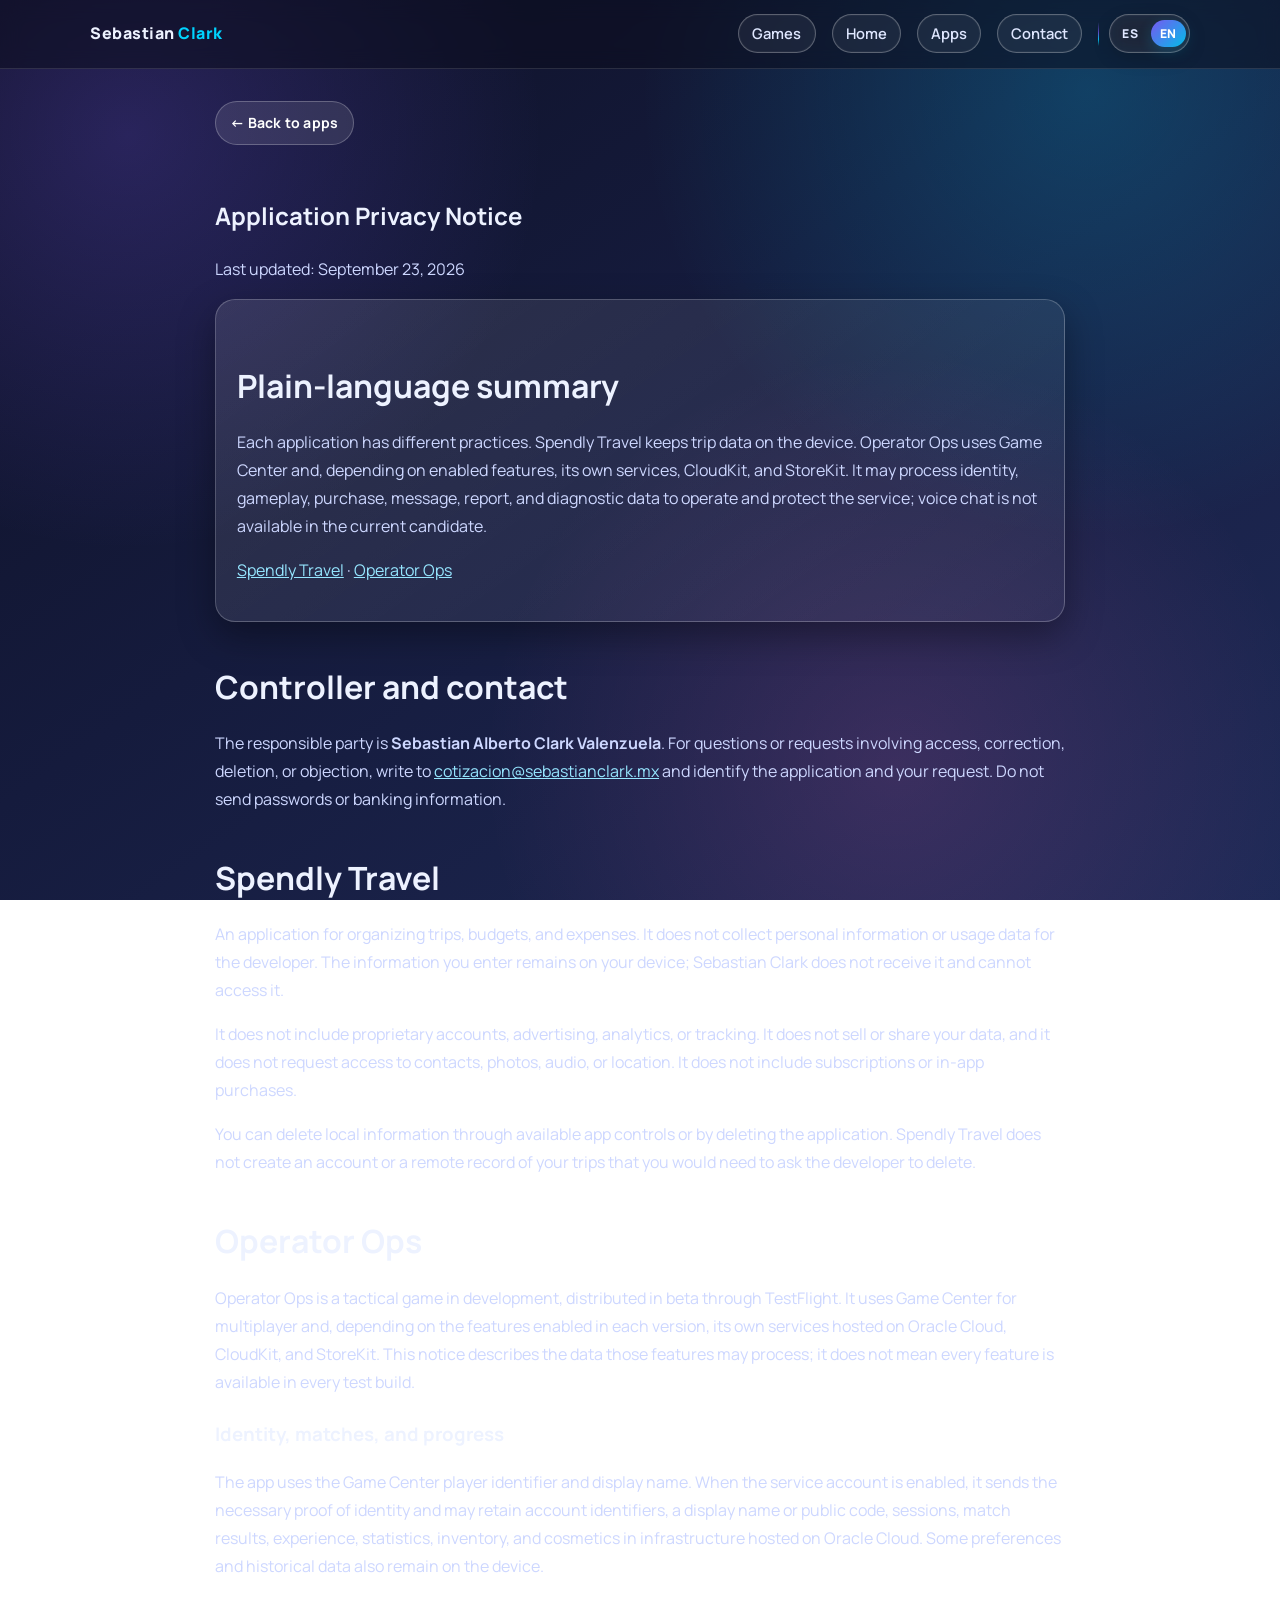
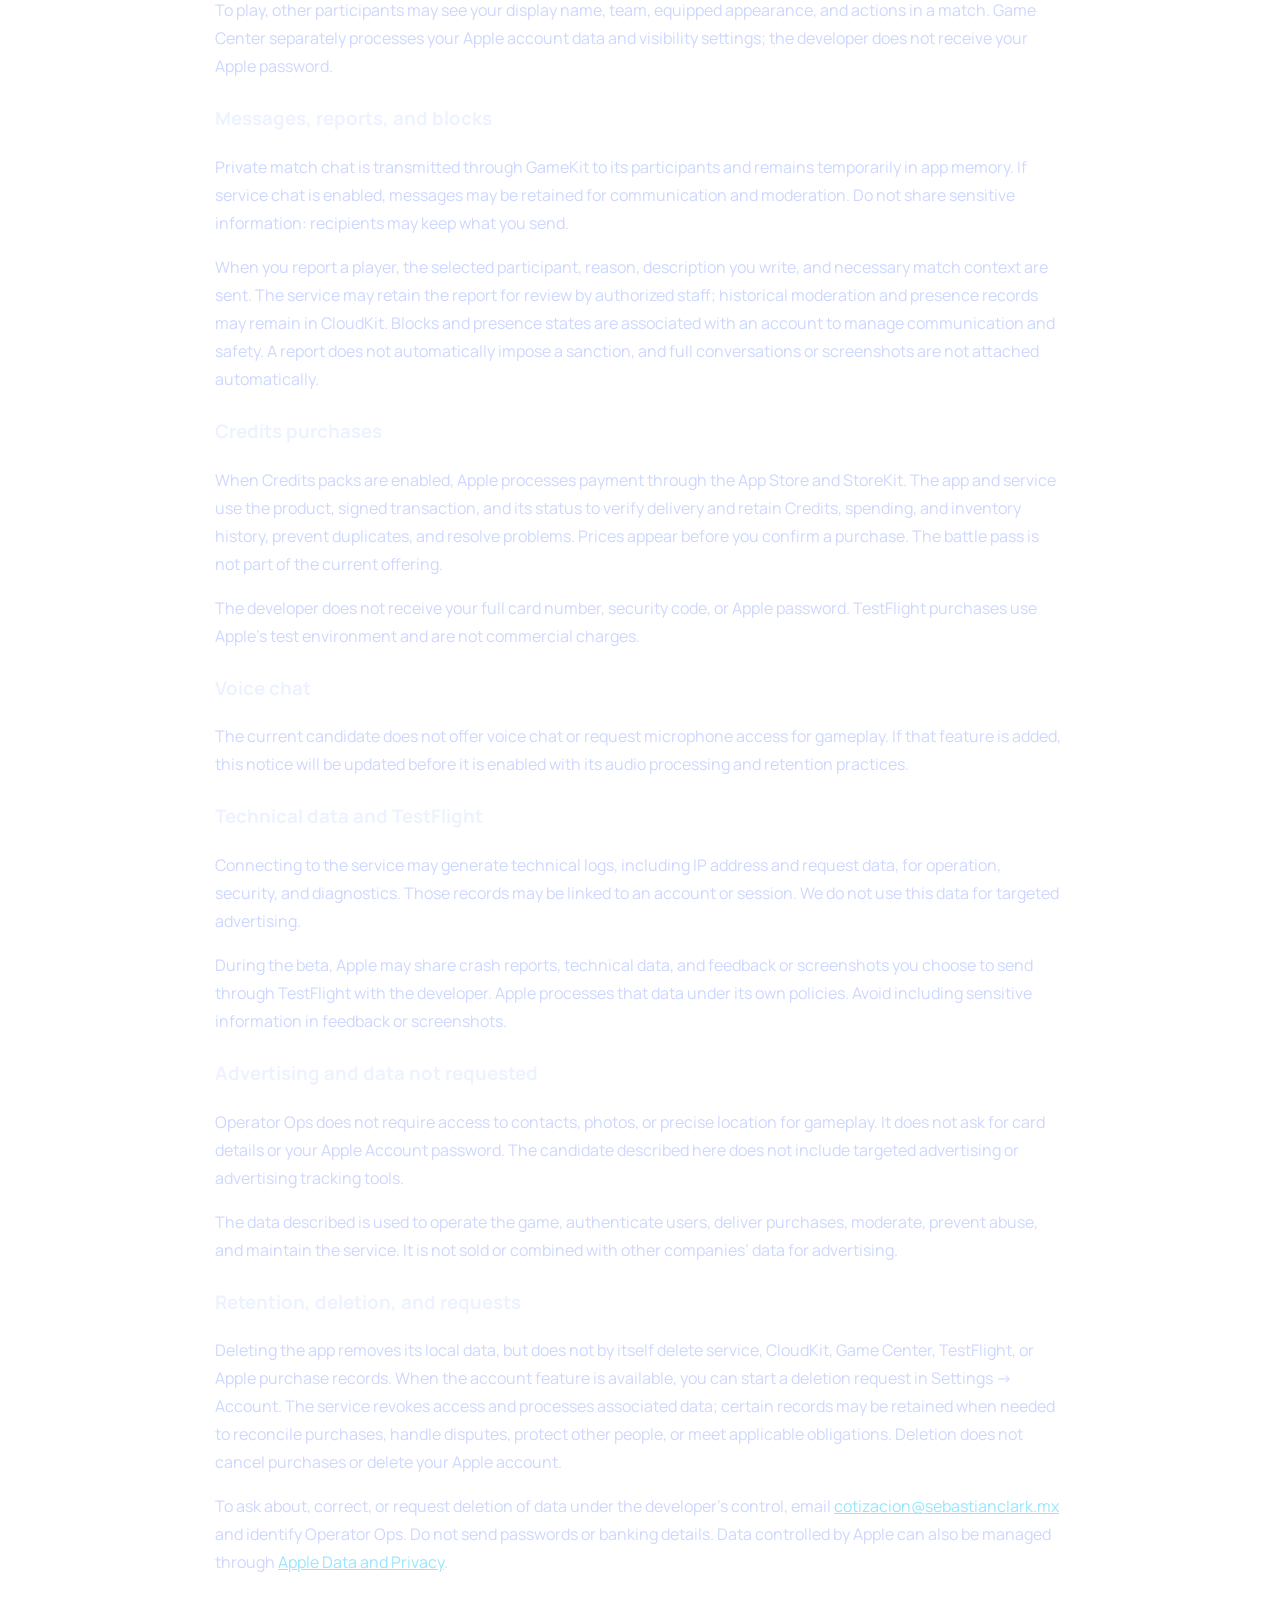
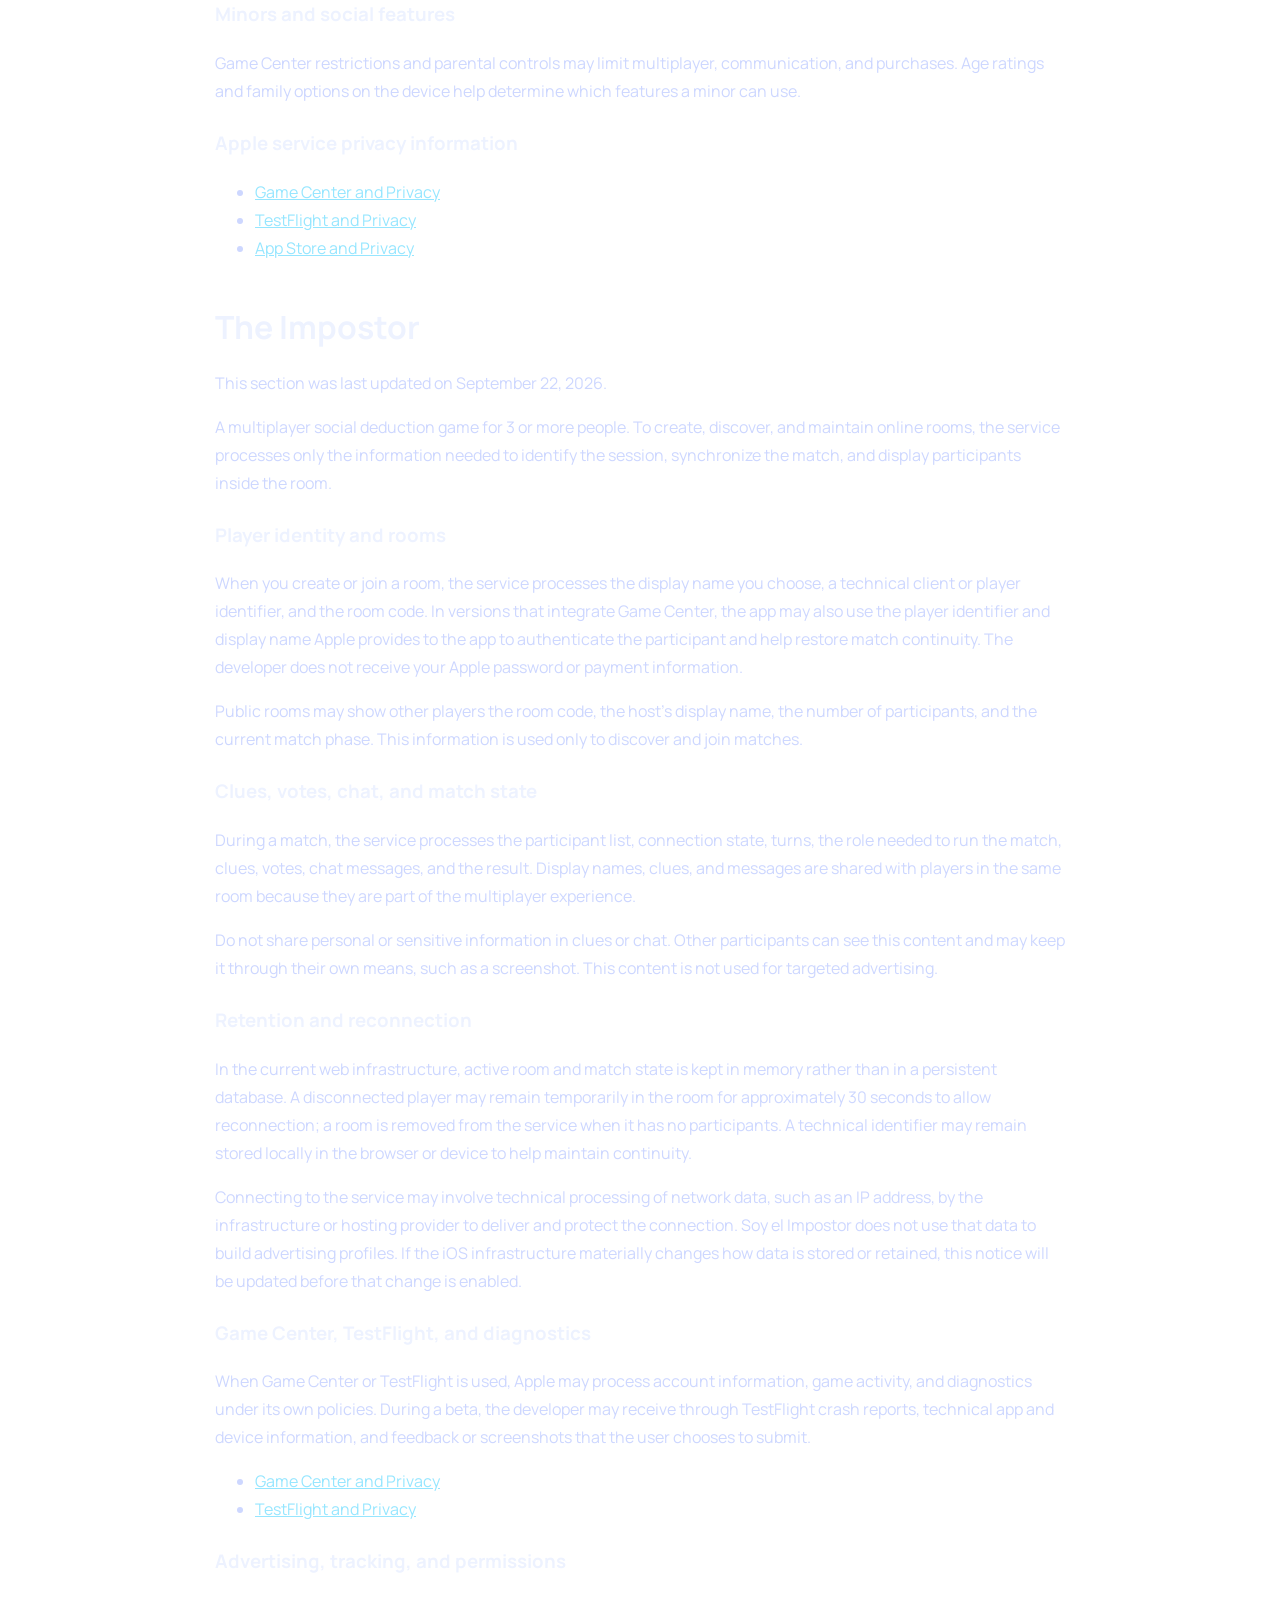
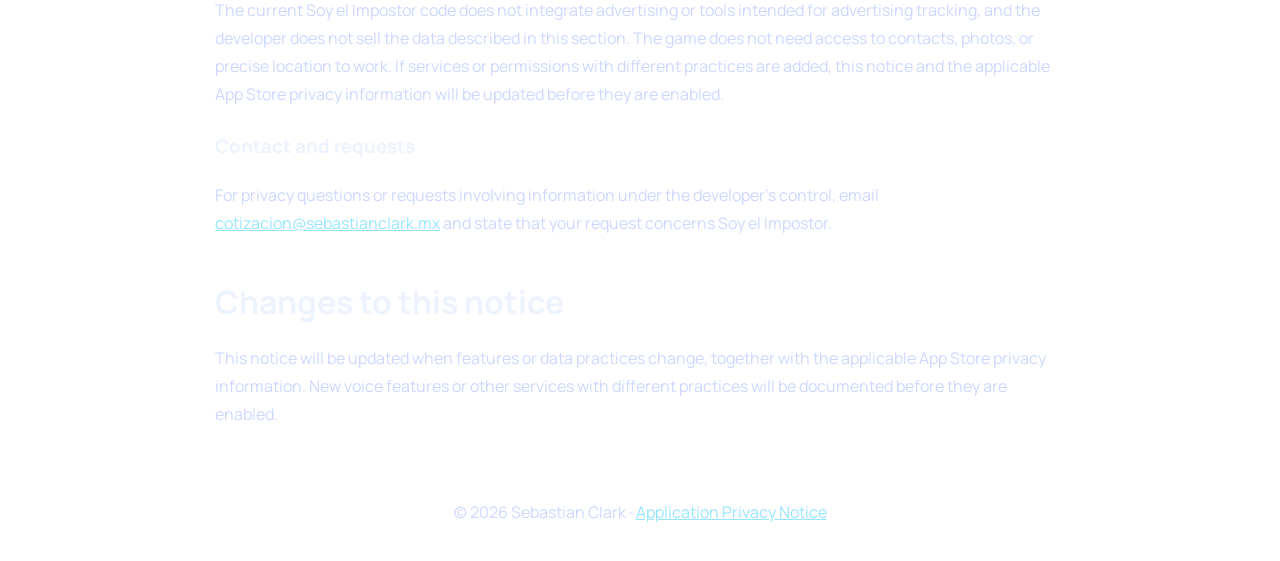
<file: app-privacy.html>
<!DOCTYPE html>
<html lang="es">
	<head>
		<meta charset="UTF-8" />
		<meta name="viewport" content="width=device-width, initial-scale=1.0" />
		<title>Aviso de privacidad de apps | Sebastian Clark</title>
		<meta name="description" content="Aviso de privacidad de las aplicaciones creadas por Sebastian Clark." />
		<meta name="theme-color" content="#0f172a" />
		<link rel="canonical" href="https://sebastianclark.mx/app-privacy.html" />
		<meta name="robots" content="index,follow,max-image-preview:large" />
		<link rel="stylesheet" href="styles.css" />
		<link rel="stylesheet" href="i18n.css" />
		<link rel="icon" type="image/svg+xml" href="favicon.svg?v=5" sizes="any" />
		<script src="i18n.js?v=20260923-operatorops-privacy" defer></script>
	</head>
	<body data-page="privacy">
		<header class="site-header">
			<nav class="container nav">
				<div class="brand">Sebastian <span>Clark</span></div>
				<div class="nav-links">
					<a href="games.html" data-i18n="nav.games">Juegos</a>
					<a href="index.html" data-i18n="nav.home">Inicio</a>
					<a href="apps.html" data-i18n="nav.apps">Apps hechas por mí</a>
					<a href="index.html#contacto" data-i18n="nav.contact">Contacto</a>
				</div>
			</nav>
		</header>

		<main class="container">
			<section class="section legal-content">
				<a class="btn secondary legal-back" href="apps.html" data-i18n="privacy.back">← Volver a las apps</a>
				<h1 data-i18n="privacy.title">Aviso de privacidad de aplicaciones</h1>
				<p data-i18n="privacy.updated">Última actualización: 23 de septiembre de 2026</p>

				<div class="card">
					<h2 data-i18n="privacy.summary.title">Resumen claro</h2>
					<p data-i18n="privacy.summary.p1">Cada aplicación tiene prácticas distintas. Spendly Travel mantiene sus datos de viaje en el dispositivo. Operator Ops utiliza Game Center y, según las funciones habilitadas, servicios propios, CloudKit y StoreKit. Puede tratar datos de identidad, juego, compras, mensajes, reportes y diagnóstico para operar y proteger el servicio; el chat de voz no está disponible en el candidato actual.</p>
					<p data-i18n="privacy.summary.links"><a href="#spendly-travel">Spendly Travel</a> · <a href="#operator-ops">Operator Ops</a></p>
				</div>

				<h2 data-i18n="privacy.owner.title">Responsable y contacto</h2>
				<p data-i18n="privacy.owner.p1">El responsable es <strong>Sebastian Alberto Clark Valenzuela</strong>. Para consultas y solicitudes de acceso, rectificación, eliminación u oposición, escribe a <a href="mailto:cotizacion@sebastianclark.mx">cotizacion@sebastianclark.mx</a>, indicando la aplicación y tu solicitud. No envíes contraseñas ni datos bancarios.</p>

				<h2 id="spendly-travel">Spendly Travel</h2>
				<p data-i18n="privacy.spendly.p1">Aplicación para organizar viajes, presupuestos y gastos. No recopila datos personales ni datos de uso para el desarrollador. Los datos que introduces permanecen en tu dispositivo; Sebastian Clark no los recibe ni puede acceder a ellos.</p>
				<p data-i18n="privacy.spendly.p2">No incorpora cuentas propias, publicidad, analítica ni rastreo. No vende ni comparte tus datos, ni solicita acceso a contactos, fotos, audio o ubicación. No incluye suscripciones ni compras dentro de la app.</p>
				<p data-i18n="privacy.spendly.p3">Puedes eliminar la información local desde los controles disponibles o al eliminar la aplicación. No existe una cuenta de Spendly Travel ni un registro remoto de tus viajes que solicitar eliminar al desarrollador.</p>

				<h2 id="operator-ops">Operator Ops</h2>
				<p data-i18n="privacy.operator.p1">Operator Ops es un juego táctico en desarrollo y distribuido en beta mediante TestFlight. Utiliza Game Center para el multijugador y, según las funciones habilitadas en cada versión, servicios propios alojados en Oracle Cloud, CloudKit y StoreKit. Este aviso describe los datos que esas funciones pueden tratar; no implica que todas estén disponibles en cada versión de prueba.</p>

				<h3 data-i18n="privacy.game.title">Identidad, partidas y progreso</h3>
				<p data-i18n="privacy.game.p1">La app utiliza el identificador de jugador y el nombre visible de Game Center. Cuando se habilita la cuenta del servicio, transmite la prueba de identidad necesaria y puede conservar identificadores de cuenta, nombre o código público, sesiones, resultados, experiencia, estadísticas, inventario y cosméticos en infraestructura alojada en Oracle Cloud. Algunas preferencias y datos históricos permanecen también en el dispositivo.</p>
				<p data-i18n="privacy.game.p2">Para jugar, otros participantes pueden ver tu nombre visible, equipo, apariencia equipada y acciones de la partida. Game Center procesa por separado los datos de tu cuenta Apple y tus ajustes de visibilidad; el desarrollador no recibe tu contraseña de Apple.</p>

				<h3 data-i18n="privacy.social.title">Mensajes, reportes y bloqueos</h3>
				<p data-i18n="privacy.social.p1">El chat privado de la partida se transmite mediante GameKit a sus participantes y permanece temporalmente en la memoria de la app. Si se habilita el chat del servicio, sus mensajes pueden conservarse para la comunicación y la moderación. No compartas datos sensibles: los destinatarios podrían conservar lo que envías.</p>
				<p data-i18n="privacy.social.p2">Al reportar a un jugador, se envían el participante seleccionado, el motivo, la descripción que escribas y el contexto necesario de la partida. El servicio puede conservar el reporte para revisión por personal autorizado; los registros históricos de moderación y presencia pueden permanecer en CloudKit. Los bloqueos y estados de presencia se asocian con la cuenta para gestionar la comunicación y la seguridad. Un reporte no produce una sanción automática y no adjuntamos conversaciones completas ni capturas de pantalla automáticamente.</p>

				<h3 data-i18n="privacy.purchase.title">Compras de Credits</h3>
				<p data-i18n="privacy.purchase.p1">Cuando los packs de Credits están habilitados, Apple procesa el pago mediante App Store y StoreKit. La app y el servicio utilizan el producto, la transacción firmada y su estado para verificar la entrega y conservar el historial de Credits, gastos e inventario, evitar duplicados y resolver incidencias. Los precios se muestran antes de confirmar la compra. El pase de batalla no forma parte de la oferta actual.</p>
				<p data-i18n="privacy.purchase.p2">El desarrollador no recibe el número completo de tu tarjeta, su código de seguridad ni tu contraseña de Apple. Las compras de prueba en TestFlight usan el entorno de pruebas de Apple y no son cargos comerciales.</p>

				<h3 data-i18n="privacy.voice.title">Chat de voz</h3>
				<p data-i18n="privacy.voice.p1">El candidato actual no ofrece chat de voz ni solicita el micrófono para jugar. Si se incorpora esa función, este aviso se actualizará antes de habilitarla con sus prácticas de tratamiento y conservación de audio.</p>

				<h3 data-i18n="privacy.testflight.title">Datos técnicos y TestFlight</h3>
				<p data-i18n="privacy.testflight.p1">La conexión al servicio puede generar registros técnicos, incluida la dirección IP y datos de la solicitud, para funcionamiento, seguridad y diagnóstico. Esos registros pueden vincularse con una cuenta o una sesión. No utilizamos estos datos para publicidad dirigida.</p>
				<p data-i18n="privacy.testflight.p2">Durante la beta, Apple puede compartir con el desarrollador informes de fallos, datos técnicos y los comentarios o capturas que decidas enviar mediante TestFlight. Apple trata esos datos conforme a sus propias políticas. Evita incluir información sensible en tus comentarios o capturas.</p>

				<h3 data-i18n="privacy.noads.title">Publicidad y datos que no se solicitan</h3>
				<p data-i18n="privacy.noads.p1">Operator Ops no requiere acceso a contactos, fotografías o ubicación precisa para jugar. No solicita datos de tarjeta ni la contraseña de tu cuenta Apple. No incorpora publicidad dirigida ni herramientas de rastreo publicitario en el candidato descrito.</p>
				<p data-i18n="privacy.noads.p2">Los datos descritos se utilizan para operar el juego, autenticar, entregar compras, moderar, prevenir abusos y mantener el servicio. No se venden ni se combinan con datos de otras empresas para publicidad.</p>

				<h3 data-i18n="privacy.retention.title">Conservación, eliminación y solicitudes</h3>
				<p data-i18n="privacy.retention.p1">Eliminar la app borra sus datos locales, pero no elimina por sí solo los registros del servicio, CloudKit, Game Center, TestFlight o compras de Apple. Cuando la función de cuenta está disponible, puedes iniciar una solicitud de eliminación desde Ajustes → Cuenta. El servicio revoca el acceso y procesa los datos asociados; determinados registros pueden conservarse cuando sean necesarios para conciliar compras, atender disputas, proteger a otras personas o cumplir obligaciones aplicables. La eliminación no cancela compras ni borra tu cuenta Apple.</p>
				<p data-i18n="privacy.retention.p2">Para consultar, corregir o solicitar la eliminación de datos bajo control del desarrollador, escribe a <a href="mailto:cotizacion@sebastianclark.mx">cotizacion@sebastianclark.mx</a> e indica que se trata de Operator Ops. No envíes contraseñas ni datos bancarios. Los datos bajo control de Apple se gestionan también desde <a href="https://privacy.apple.com/">Datos y privacidad de Apple</a>.</p>

				<h3 data-i18n="privacy.minors.title">Menores y funciones sociales</h3>
				<p data-i18n="privacy.minors.p1">Las restricciones de Game Center y los controles parentales pueden limitar el multijugador, la comunicación y las compras. La clasificación por edad y las opciones familiares del dispositivo ayudan a decidir qué funciones puede utilizar un menor.</p>

				<h3 data-i18n="privacy.apple.title">Políticas de los servicios de Apple</h3>
				<ul>
					<li data-i18n="privacy.apple.gc"><a href="https://www.apple.com/legal/privacy/data/en/game-center/">Game Center y privacidad</a></li>
					<li data-i18n="privacy.apple.tf"><a href="https://www.apple.com/legal/privacy/data/en/test-flight/">TestFlight y privacidad</a></li>
					<li data-i18n="privacy.apple.store"><a href="https://www.apple.com/legal/privacy/data/en/app-store/">App Store y privacidad</a></li>
				</ul>


				<h2 id="soy-el-impostor" data-i18n="privacy.impostor.title">Soy el Impostor</h2>
				<p data-i18n="privacy.impostor.updated">Última actualización de esta sección: 22 de septiembre de 2026.</p>
				<p data-i18n="privacy.impostor.p1">Juego social de deducción multijugador para 3 o más personas. Para crear, encontrar y mantener salas en línea, el servicio procesa únicamente la información necesaria para identificar la sesión, sincronizar la partida y mostrar a los participantes dentro de la sala.</p>

				<h3 data-i18n="privacy.impostor.identity.title">Identidad de jugador y salas</h3>
				<p data-i18n="privacy.impostor.identity.p1">Al crear o unirte a una sala se procesa el nombre visible que eliges, un identificador técnico de cliente o jugador y el código de sala. En las versiones que integren Game Center, la aplicación también puede utilizar el identificador de jugador y el nombre visible que Apple facilita a la app para autenticar al participante y ayudar a recuperar la continuidad de una partida. El desarrollador no recibe tu contraseña de Apple ni tus datos de pago.</p>
				<p data-i18n="privacy.impostor.identity.p2">En las salas públicas pueden mostrarse a otros jugadores el código de sala, el nombre visible del anfitrión, el número de participantes y la fase de la partida. Estos datos se usan únicamente para descubrir y unirse a partidas.</p>

				<h3 data-i18n="privacy.impostor.gameplay.title">Pistas, votos, chat y estado de partida</h3>
				<p data-i18n="privacy.impostor.gameplay.p1">Durante una partida se procesa la lista de participantes, el estado de conexión, los turnos, el rol necesario para ejecutar la partida, las pistas, los votos, los mensajes del chat y el resultado. El nombre visible, las pistas y los mensajes se comparten con los jugadores de la misma sala porque forman parte de la experiencia multijugador.</p>
				<p data-i18n="privacy.impostor.gameplay.p2">No compartas información personal o sensible en las pistas o en el chat. Otros participantes pueden verla y podrían conservarla por sus propios medios, por ejemplo mediante una captura de pantalla. Este contenido no se utiliza para publicidad dirigida.</p>

				<h3 data-i18n="privacy.impostor.retention.title">Conservación y reconexión</h3>
				<p data-i18n="privacy.impostor.retention.p1">En la infraestructura web actual, el estado de las salas y partidas activas se mantiene en memoria y no en una base de datos persistente. Un jugador desconectado puede mantenerse temporalmente en la sala durante aproximadamente 30 segundos para permitir su reconexión; una sala se elimina del servicio cuando deja de tener participantes. Un identificador técnico puede permanecer guardado localmente en el navegador o dispositivo para facilitar la continuidad.</p>
				<p data-i18n="privacy.impostor.retention.p2">La conexión con el servicio puede implicar el tratamiento técnico de datos de red, como la dirección IP, por la infraestructura o el proveedor de alojamiento para entregar y proteger la conexión. Soy el Impostor no utiliza esos datos para crear perfiles publicitarios. Si la infraestructura de la versión de iOS cambia materialmente la forma de almacenar o conservar datos, este aviso se actualizará antes de habilitar ese cambio.</p>

				<h3 data-i18n="privacy.impostor.apple.title">Game Center, TestFlight y diagnósticos</h3>
				<p data-i18n="privacy.impostor.apple.p1">Cuando se utilicen Game Center o TestFlight, Apple puede tratar información de cuenta, actividad de juego y diagnósticos conforme a sus propias políticas. Durante una beta, el desarrollador puede recibir mediante TestFlight informes de fallos, datos técnicos de la app y del dispositivo, y los comentarios o capturas que el usuario decida enviar.</p>
				<ul>
					<li data-i18n="privacy.impostor.apple.gc"><a href="https://www.apple.com/legal/privacy/data/en/game-center/">Game Center y privacidad</a></li>
					<li data-i18n="privacy.impostor.apple.tf"><a href="https://www.apple.com/legal/privacy/data/en/test-flight/">TestFlight y privacidad</a></li>
				</ul>

				<h3 data-i18n="privacy.impostor.ads.title">Publicidad, rastreo y permisos</h3>
				<p data-i18n="privacy.impostor.ads.p1">El código actual de Soy el Impostor no integra publicidad ni herramientas destinadas al rastreo publicitario, y el desarrollador no vende los datos descritos en esta sección. El juego no necesita acceso a contactos, fotografías ni ubicación precisa para funcionar. Si se incorporan servicios o permisos con prácticas distintas, este aviso y la información de privacidad de App Store se actualizarán antes de habilitarlos.</p>

				<h3 data-i18n="privacy.impostor.contact.title">Contacto y solicitudes</h3>
				<p data-i18n="privacy.impostor.contact.p1">Para dudas de privacidad o solicitudes relacionadas con información bajo control del desarrollador, escribe a <a href="mailto:cotizacion@sebastianclark.mx">cotizacion@sebastianclark.mx</a> e indica que tu solicitud corresponde a Soy el Impostor.</p>


				<h2 data-i18n="privacy.changes.title">Cambios a este aviso</h2>
				<p data-i18n="privacy.changes.p1">Este aviso se actualizará cuando cambien las funciones o las prácticas de datos, junto con la información de privacidad de App Store que corresponda. Las nuevas funciones de voz u otros servicios con prácticas distintas se documentarán antes de su habilitación.</p>
			</section>
		</main>

		<footer class="container" data-i18n="privacy.footer">© 2026 Sebastian Clark · <a href="app-privacy.html">Aviso de privacidad de aplicaciones</a></footer>
	</body>
</html>
</file>
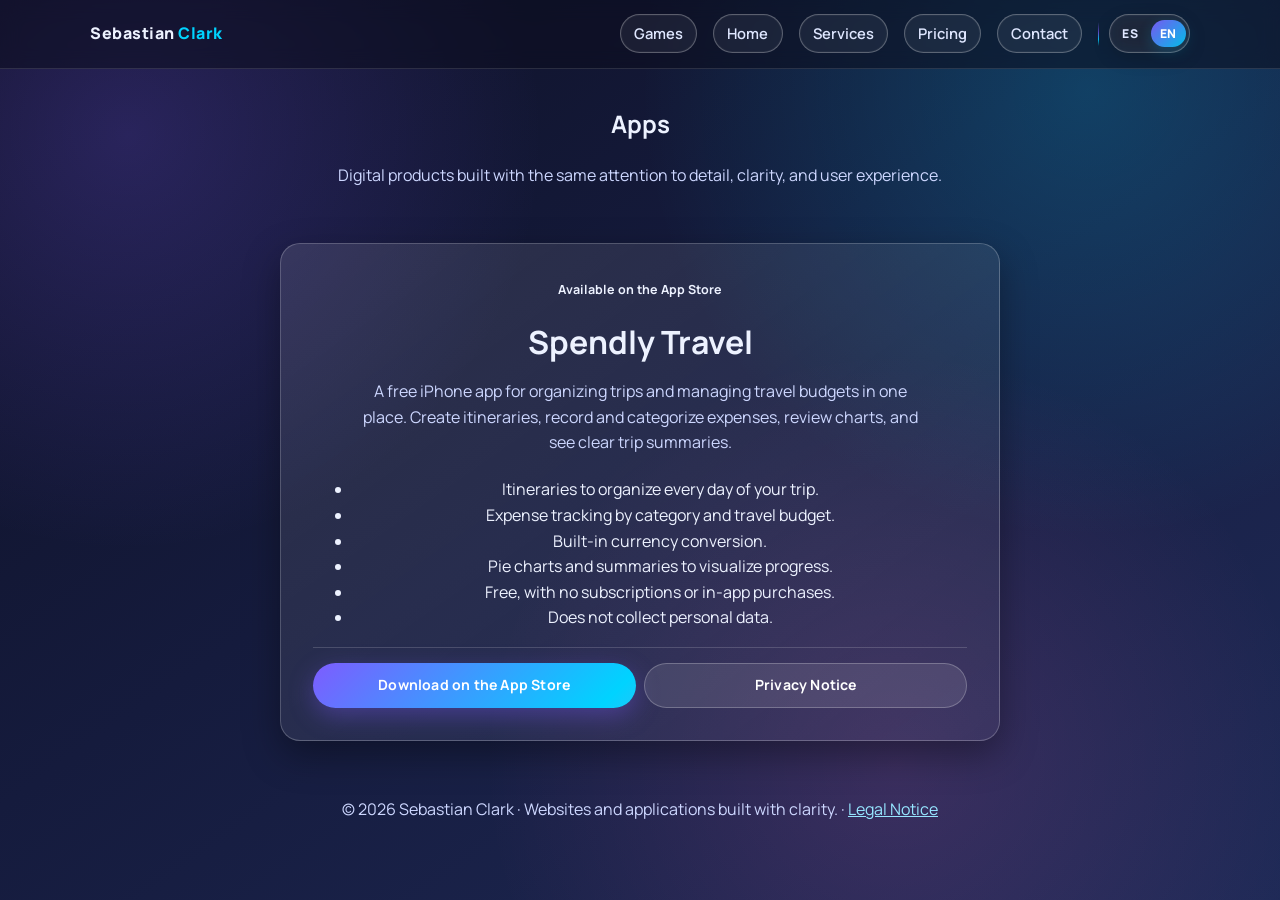
<file: apps.html>
<!DOCTYPE html>
<html lang="es">
	<head>
		<meta charset="UTF-8" />
		<meta name="viewport" content="width=device-width, initial-scale=1.0" />
		<title>Aplicaciones | Sebastian Clark</title>
		<meta name="description" content="Aplicaciones creadas por Sebastian Clark para iPhone y otros dispositivos." />
		<meta name="theme-color" content="#0f172a" />
		<link rel="canonical" href="https://sebastianclark.mx/apps.html" />
		<meta property="og:type" content="website" />
		<meta property="og:title" content="Aplicaciones | Sebastian Clark" />
		<meta property="og:description" content="Conoce las aplicaciones creadas por Sebastian Clark." />
		<meta property="og:url" content="https://sebastianclark.mx/apps.html" />
		<meta property="og:site_name" content="Sebastian Clark" />
		<meta name="robots" content="index,follow,max-image-preview:large" />
		<link rel="stylesheet" href="styles.css" />
		<link rel="stylesheet" href="i18n.css" />
		<link rel="icon" type="image/svg+xml" href="favicon.svg?v=5" sizes="any" />
		<link rel="shortcut icon" href="favicon.svg?v=5" type="image/svg+xml" />
		<link rel="apple-touch-icon" href="favicon.svg?v=5" />
		<script src="i18n.js" defer></script>
	</head>

	<body data-page="apps">
		<header class="site-header">
			<nav class="container nav">
				<div class="brand">Sebastian <span>Clark</span></div>
				<div class="nav-links">
					<a href="games.html" data-i18n="nav.games">Juegos</a>
					<a href="index.html" data-i18n="nav.home">Inicio</a>
					<a href="index.html#servicios" data-i18n="nav.services">Servicios</a>
					<a href="index.html#precios" data-i18n="nav.pricing">Precios</a>
					<a href="index.html#contacto" data-i18n="nav.contact">Contacto</a>
				</div>
			</nav>
		</header>

		<main class="container">
			<section class="section fade-in visible intro-center apps-hero">
				<h1 data-i18n="apps.hero.title">Aplicaciones</h1>
				<p class="lead" data-i18n="apps.hero.lead">Productos digitales creados con la misma atención al detalle, claridad y experiencia de uso.</p>
			</section>

			<section class="section fade-in visible">
				<article class="card app-card">
					<span class="tool-status" data-i18n="apps.status">Disponible en App Store</span>
					<h2>Spendly Travel</h2>
					<p data-i18n="apps.spendly.desc">App gratuita para iPhone creada para organizar viajes y controlar presupuestos desde un solo lugar. Permite crear itinerarios, registrar gastos, categorizarlos, revisar gráficas y consultar resúmenes claros del viaje.</p>
					<ul>
						<li data-i18n="apps.li1">Itinerarios para organizar cada día del viaje.</li>
						<li data-i18n="apps.li2">Control de gastos por categoría y presupuesto de viaje.</li>
						<li data-i18n="apps.li3">Conversión de moneda integrada.</li>
						<li data-i18n="apps.li4">Gráficas circulares y resúmenes para visualizar el progreso.</li>
						<li data-i18n="apps.li5">Sin costo, sin suscripciones y sin compras dentro de la app.</li>
						<li data-i18n="apps.li6">No recopila datos personales.</li>
					</ul>
					<div class="actions">
						<a class="btn" href="https://apps.apple.com/app/spendly-travel/id6799580433" target="_blank" rel="noopener noreferrer" data-i18n="apps.download">Descargar en App Store</a>
						<a class="btn secondary" href="app-privacy.html" data-i18n="apps.privacy">Aviso de privacidad</a>
					</div>
				</article>
			</section>
		</main>

		<footer class="container" data-i18n="apps.footer">
			© 2026 Sebastian Clark · Sitios web y aplicaciones creados con claridad. · <a href="legal.html">Aviso Legal</a>
		</footer>
	</body>
</html>
</file>
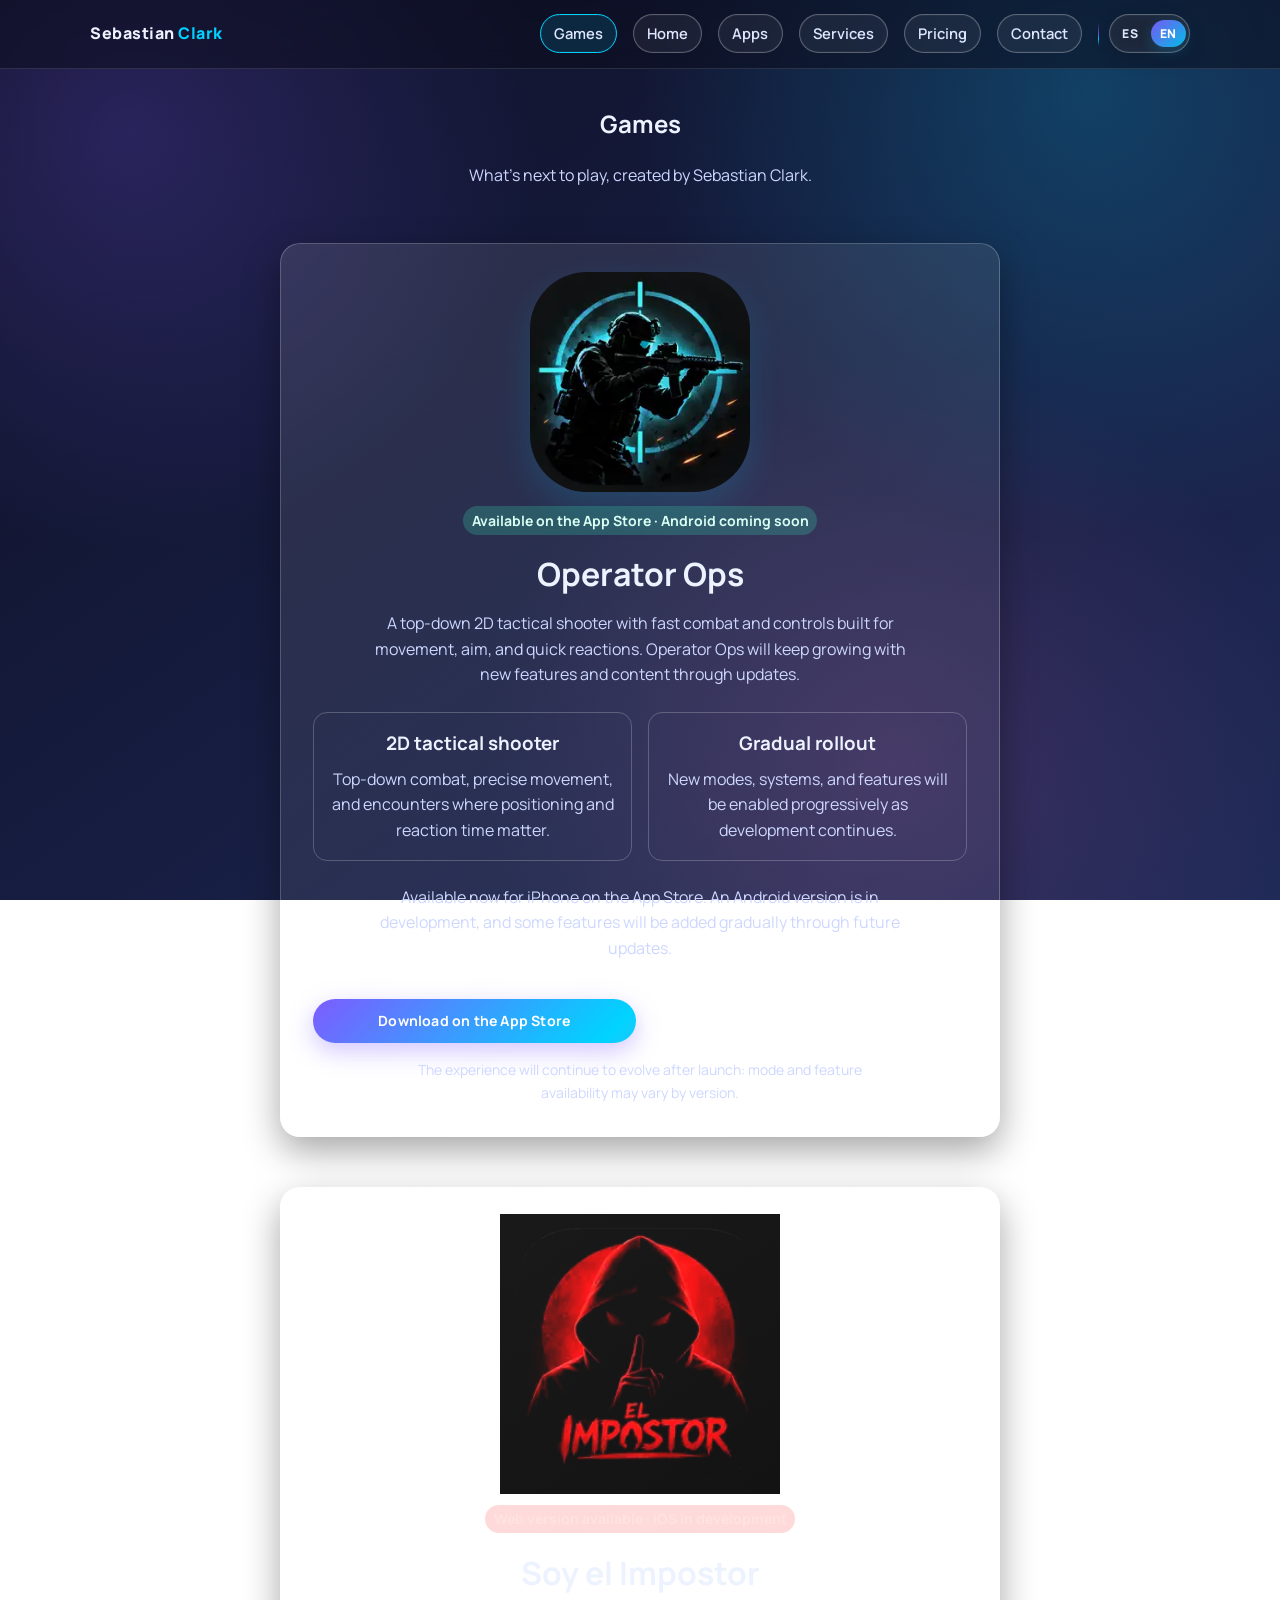
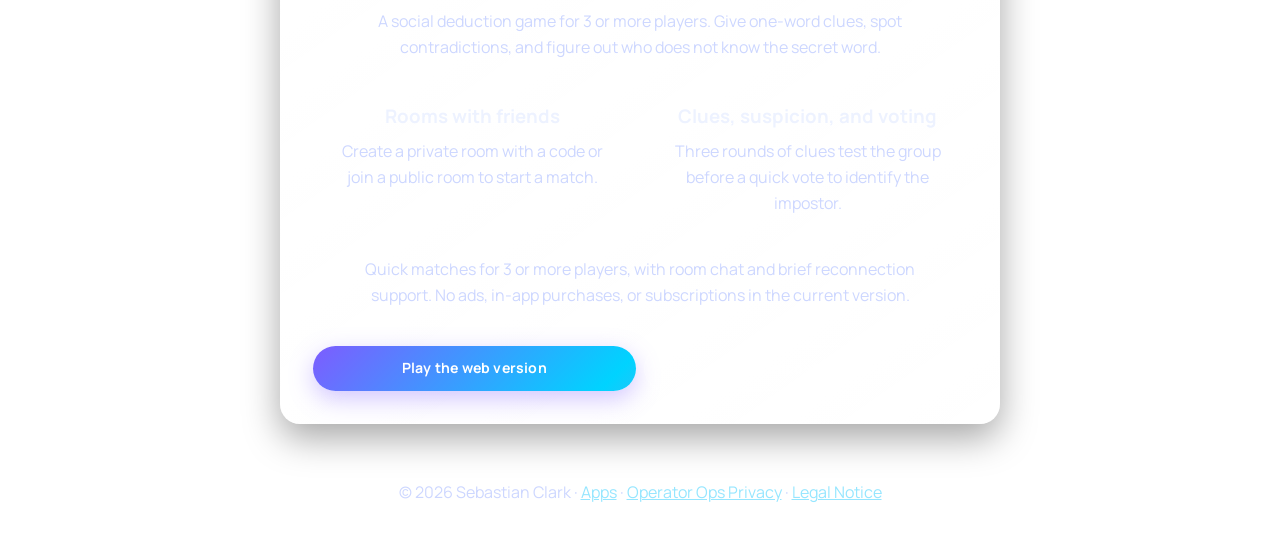
<file: games.html>
<!DOCTYPE html>
<html lang="es">
	<head>
		<meta charset="UTF-8" />
		<meta name="viewport" content="width=device-width, initial-scale=1.0" />
		<title>Juegos | Sebastian Clark</title>
		<meta name="description" content="Descubre Operator Ops y Soy el Impostor, juegos creados por Sebastian Clark." />
		<meta name="theme-color" content="#0f172a" />
		<link rel="canonical" href="https://sebastianclark.mx/games.html" />
		<meta property="og:type" content="website" />
		<meta property="og:title" content="Juegos | Sebastian Clark" />
		<meta property="og:description" content="Operator Ops y Soy el Impostor: juegos creados por Sebastian Clark." />
		<meta property="og:url" content="https://sebastianclark.mx/games.html" />
		<meta property="og:site_name" content="Sebastian Clark" />
		<meta name="robots" content="index,follow,max-image-preview:large" />
		<link rel="stylesheet" href="styles.css" />
		<link rel="stylesheet" href="i18n.css" />
		<script src="i18n.js" defer></script>
	</head>

	<body data-page="games">
		<header class="site-header">
			<nav class="container nav">
				<div class="brand">Sebastian <span>Clark</span></div>
				<div class="nav-links">
					<a href="games.html" aria-current="page" data-i18n="nav.games">Juegos</a>
					<a href="index.html" data-i18n="nav.home">Inicio</a>
					<a href="apps.html" data-i18n="nav.apps">Apps hechas por mí</a>
					<a href="index.html#servicios" data-i18n="nav.services">Servicios</a>
					<a href="index.html#precios" data-i18n="nav.pricing">Precios</a>
					<a href="index.html#contacto" data-i18n="nav.contact">Contacto</a>
				</div>
			</nav>
		</header>

		<main class="container">
			<section class="section intro-center apps-hero">
				<h1 data-i18n="games.hero.title">Juegos</h1>
				<p class="lead" data-i18n="games.hero.lead">Lo próximo en jugarse, creado por Sebastian Clark.</p>
			</section>
			<section class="section" aria-labelledby="operator-ops">
				<article class="card app-card game-card operator-card">
					<div class="operator-logo-wrap">
						<img class="operator-logo" src="operator-ops-logo.webp" alt="Logo de Operator Ops" width="256" height="256" />
					</div>
					<span class="tool-status good" data-i18n="games.status">Disponible en App Store · Android próximamente</span>
					<h2 id="operator-ops">Operator Ops</h2>
					<p data-i18n="games.desc">Shooter táctico 2D con vista superior, combates rápidos y controles pensados para moverte, apuntar y reaccionar en segundos. Operator Ops seguirá creciendo con nuevas funciones y contenido mediante actualizaciones.</p>
					<div class="game-features">
						<div>
							<h3 data-i18n="games.feature1.title">Shooter táctico 2D</h3>
							<p data-i18n="games.feature1.desc">Combate con vista superior, movimiento preciso y enfrentamientos donde la posición y el tiempo de reacción importan.</p>
						</div>
						<div>
							<h3 data-i18n="games.feature2.title">Despliegue progresivo</h3>
							<p data-i18n="games.feature2.desc">Nuevos modos, sistemas y funciones se irán habilitando poco a poco conforme avance el desarrollo.</p>
						</div>
					</div>
					<p data-i18n="games.note">Ya disponible para iPhone en App Store. La versión para Android está en preparación y algunas funciones se incorporarán gradualmente mediante futuras actualizaciones.</p>
					<div class="actions">
						<a class="btn" href="https://apps.apple.com/app/operatorops/id6807119107" target="_blank" rel="noopener noreferrer" data-i18n="games.appstore">Descargar en App Store</a>
						<a class="btn secondary" href="app-privacy.html#operator-ops" data-i18n="games.privacy">Privacidad de Operator Ops</a>
					</div>
					<p class="release-note" data-i18n="games.rollout">La experiencia seguirá evolucionando después del lanzamiento: la disponibilidad de modos y funciones puede variar según la versión.</p>
				</article>
			</section>
			<section class="section" aria-labelledby="soy-el-impostor">
				<article class="card app-card game-card impostor-card">
					<div class="impostor-logo-wrap">
						<img class="impostor-logo" src="impostor-logo.webp" alt="Logo de Soy el Impostor" width="256" height="256" loading="lazy" />
					</div>
					<span class="tool-status hot" data-i18n="games.impostor.status">Versión web disponible · iOS en preparación</span>
					<h2 id="soy-el-impostor">Soy el Impostor</h2>
					<p data-i18n="games.impostor.desc">Un juego social de deducción para 3 o más jugadores. Da pistas de una sola palabra, detecta contradicciones y descubre quién no conoce la palabra secreta.</p>
					<div class="game-features">
						<div>
							<h3 data-i18n="games.impostor.feature1.title">Salas con amigos</h3>
							<p data-i18n="games.impostor.feature1.desc">Crea una sala privada con código o únete a una sala pública para empezar una partida.</p>
						</div>
						<div>
							<h3 data-i18n="games.impostor.feature2.title">Pistas, sospechas y voto</h3>
							<p data-i18n="games.impostor.feature2.desc">Tres rondas de pistas ponen a prueba al grupo antes de una votación rápida para señalar al impostor.</p>
						</div>
					</div>
					<p data-i18n="games.impostor.note">Partidas rápidas para 3 o más jugadores, con chat de sala y reconexión breve. Sin anuncios, compras dentro de la app ni suscripciones en la versión actual.</p>
					<div class="actions">
						<a class="btn" href="https://soyelimpostor.com" target="_blank" rel="noopener noreferrer" data-i18n="games.impostor.play">Jugar versión web</a>
						<a class="btn secondary" href="app-privacy.html#soy-el-impostor" data-i18n="games.impostor.privacy">Privacidad de Soy el Impostor</a>
					</div>
				</article>
			</section>
		</main>

		<footer class="container" data-i18n="games.footer">
			© 2026 Sebastian Clark · <a href="apps.html">Aplicaciones</a> · <a href="app-privacy.html#operator-ops">Privacidad de Operator Ops</a> · <a href="legal.html">Aviso Legal</a>
		</footer>
	</body>
</html>
</file>
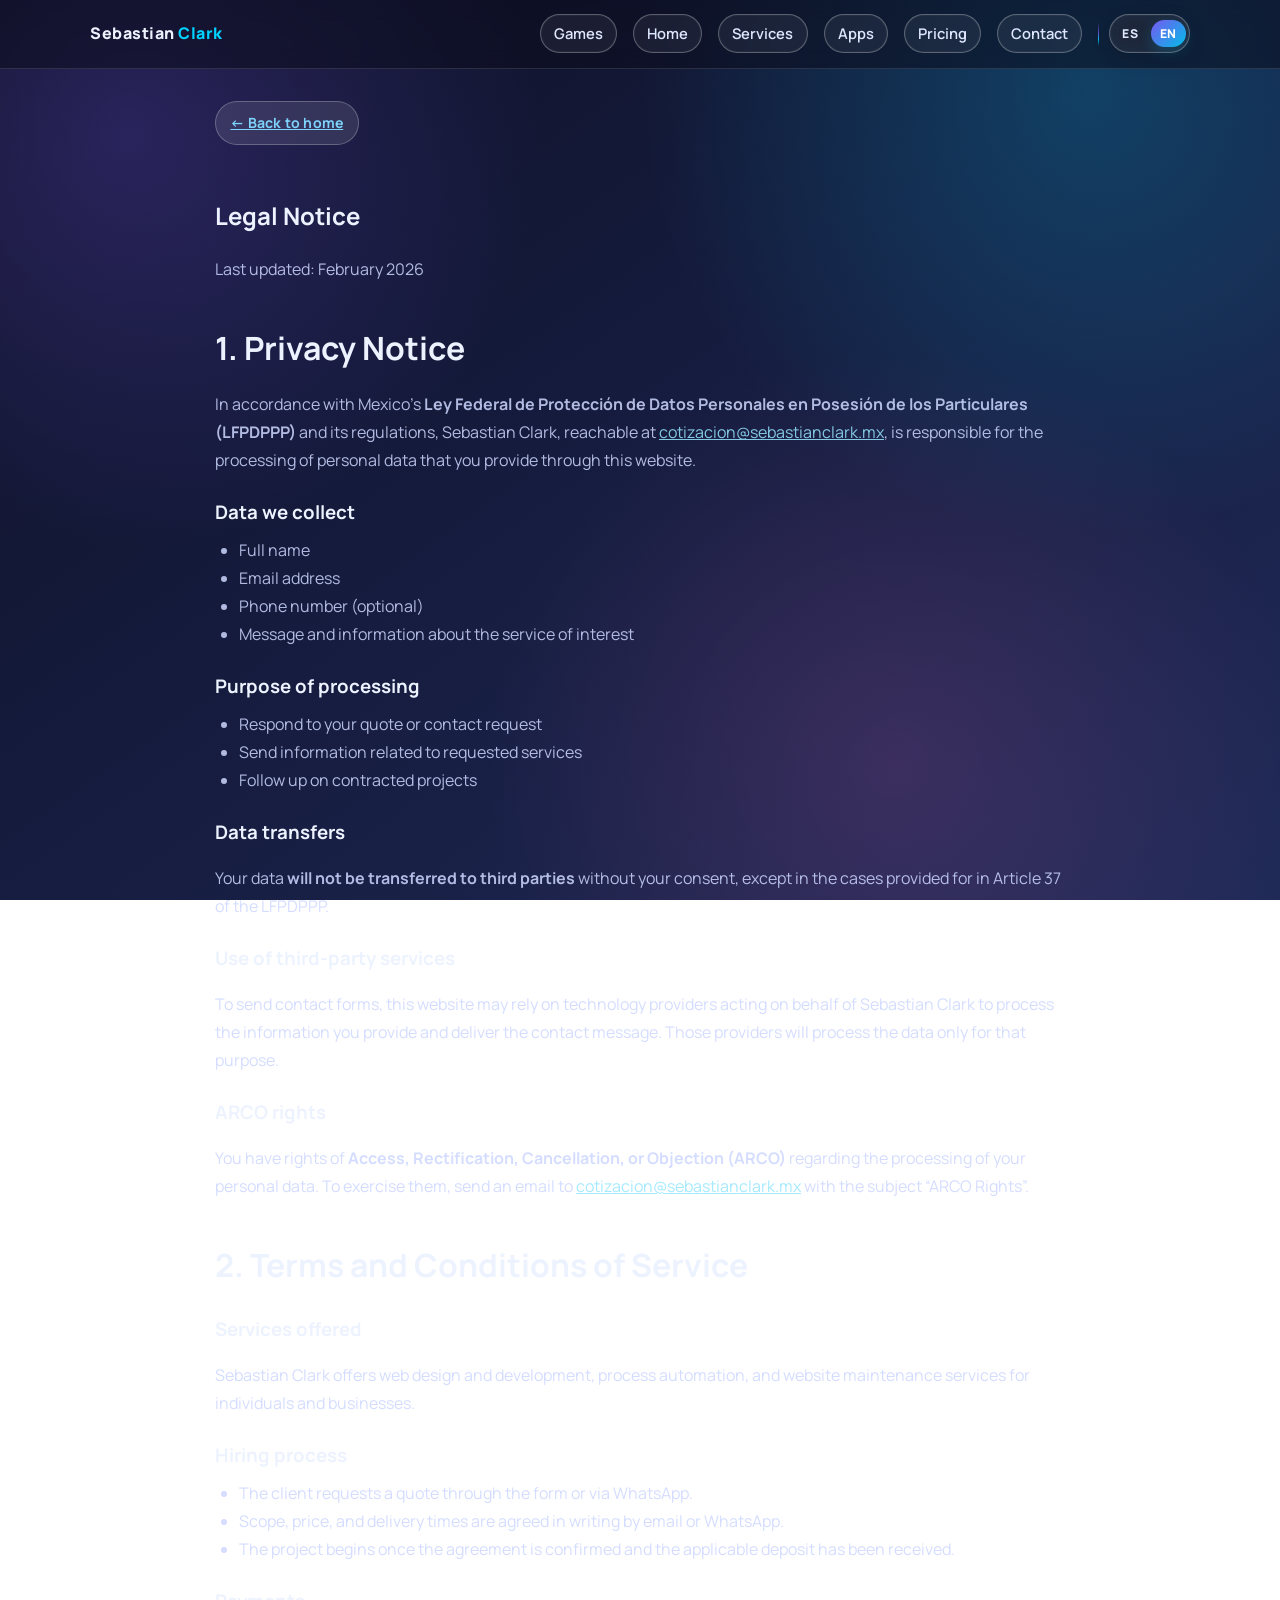
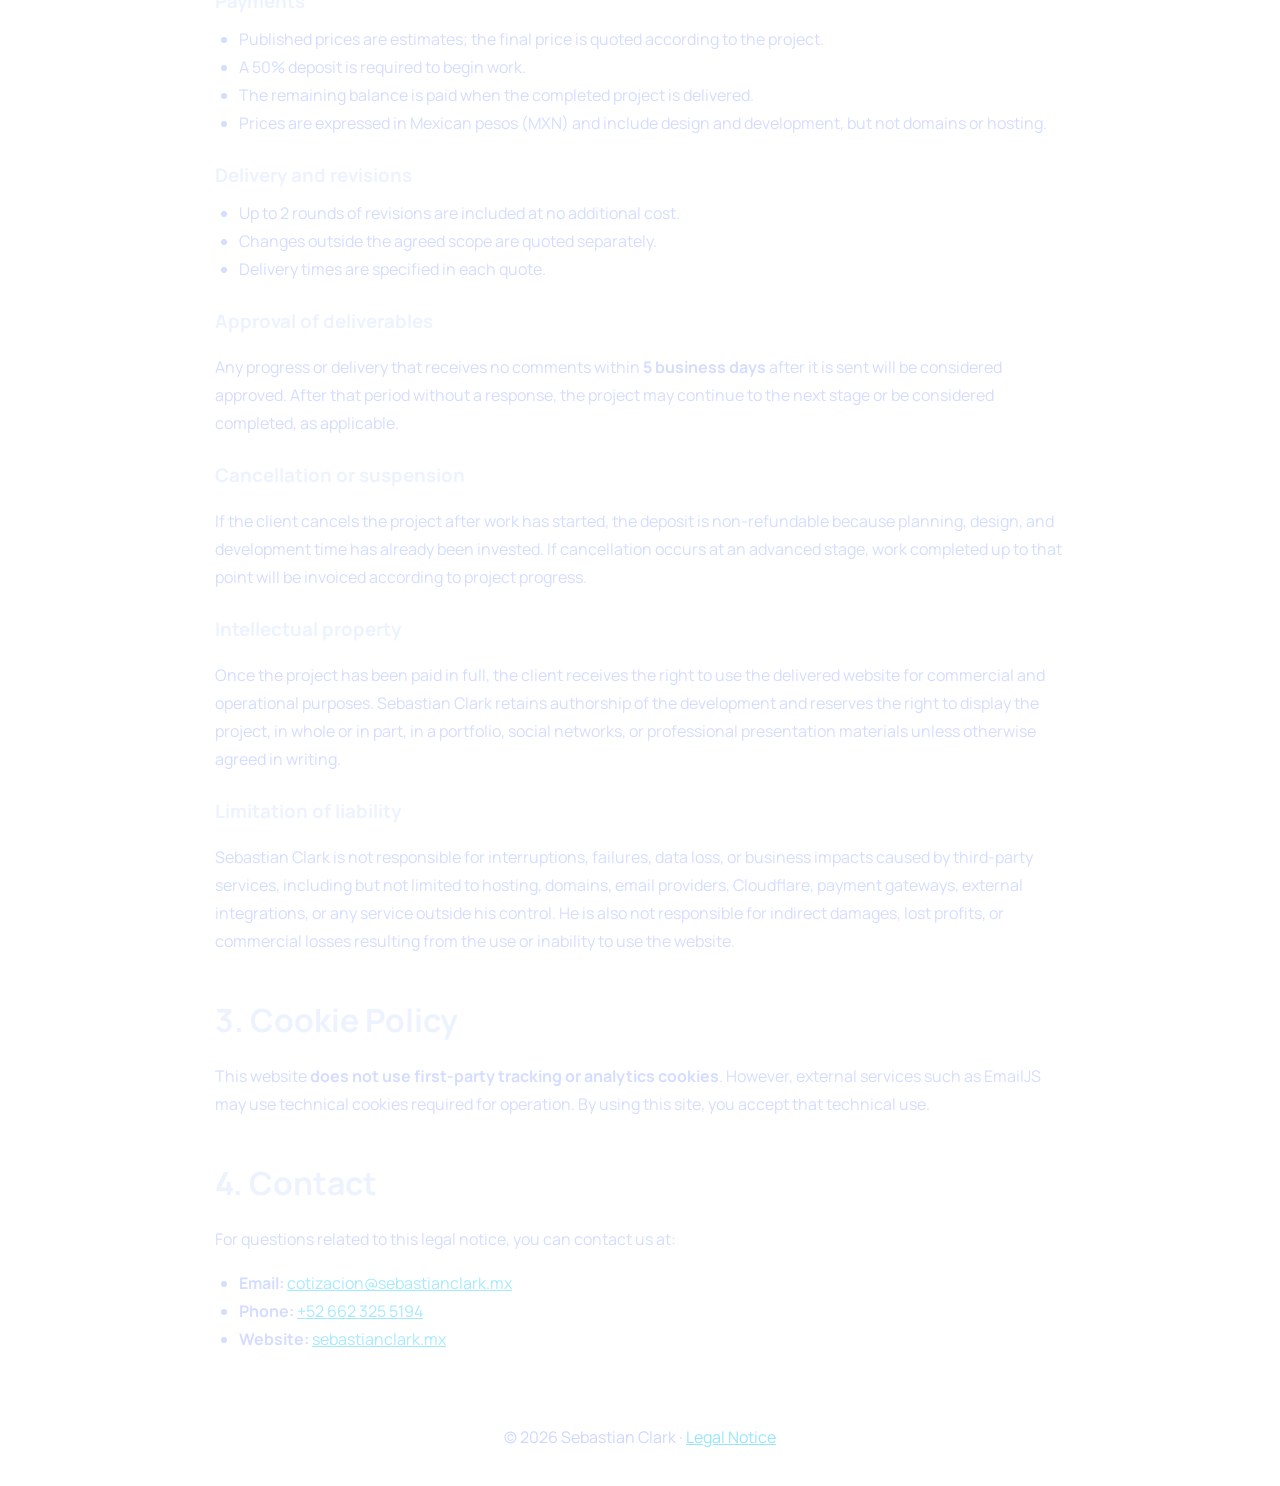
<file: legal.html>
<!DOCTYPE html>
<html lang="es">
	<head>
		<meta charset="UTF-8" />
		<meta name="viewport" content="width=device-width, initial-scale=1.0" />
		<title>Aviso Legal | Sebastian Clark</title>
		<meta name="description" content="Aviso de privacidad, términos y condiciones de Sebastian Clark." />
		<meta name="robots" content="noindex,nofollow" />
		<link rel="canonical" href="https://sebastianclark.mx/legal.html" />
		<link rel="stylesheet" href="styles.css" />
		<link rel="stylesheet" href="i18n.css" />
		<link rel="icon" type="image/svg+xml" href="favicon.svg?v=5" sizes="any" />
		<style>
			.legal-content h2 { margin-top: 2.5rem; margin-bottom: 0.5rem; }
			.legal-content h3 { margin-top: 1.5rem; margin-bottom: 0.25rem; }
			.legal-content p, .legal-content li { line-height: 1.75; opacity: 0.85; }
			.legal-content ul { padding-left: 1.5rem; margin-top: 0.5rem; }
			.legal-back { display: inline-block; margin-bottom: 2rem; }
			.legal-content a, .legal-content a:visited { color: #7dd3fc; text-decoration: underline; }
			.legal-content a:hover { color: #bae6fd; }
		</style>
		<script src="i18n.js" defer></script>
	</head>
	<body data-page="legal">
		<header class="site-header">
			<nav class="container nav">
				<div class="brand">Sebastian <span>Clark</span></div>
				<div class="nav-links">
					<a href="games.html" data-i18n="nav.games">Juegos</a>
					<a href="index.html" data-i18n="nav.home">Inicio</a>
					<a href="index.html#servicios" data-i18n="nav.services">Servicios</a>
					<a href="apps.html" data-i18n="nav.apps">Apps hechas por mí</a>
					<a href="index.html#precios" data-i18n="nav.pricing">Precios</a>
					<a href="index.html#contacto" data-i18n="nav.contact">Contacto</a>
				</div>
			</nav>
		</header>

		<main class="container">
			<section class="section legal-content">
				<a class="btn secondary legal-back" href="index.html" data-i18n="legal.back">← Volver al inicio</a>
				<h1 data-i18n="legal.title">Aviso Legal</h1>
				<p data-i18n="legal.updated">Última actualización: Febrero 2026</p>

				<h2 data-i18n="legal.privacy.title">1. Aviso de Privacidad</h2>
				<p data-i18n="legal.privacy.intro">En cumplimiento con la <strong>Ley Federal de Protección de Datos Personales en Posesión de los Particulares (LFPDPPP)</strong> y su Reglamento, Sebastian Clark, con correo de contacto <a href="mailto:cotizacion@sebastianclark.mx">cotizacion@sebastianclark.mx</a>, es responsable del tratamiento de los datos personales que usted proporcione a través de este sitio web.</p>

				<h3 data-i18n="legal.data.title">Datos que recabamos</h3>
				<ul>
					<li data-i18n="legal.data.li1">Nombre completo</li>
					<li data-i18n="legal.data.li2">Correo electrónico</li>
					<li data-i18n="legal.data.li3">Número de teléfono (opcional)</li>
					<li data-i18n="legal.data.li4">Mensaje e información del servicio de interés</li>
				</ul>

				<h3 data-i18n="legal.purpose.title">Finalidad del tratamiento</h3>
				<ul>
					<li data-i18n="legal.purpose.li1">Responder a su solicitud de cotización o contacto</li>
					<li data-i18n="legal.purpose.li2">Enviar información relacionada con los servicios solicitados</li>
					<li data-i18n="legal.purpose.li3">Dar seguimiento a proyectos contratados</li>
				</ul>

				<h3 data-i18n="legal.transfer.title">Transferencia de datos</h3>
				<p data-i18n="legal.transfer.p1">Sus datos <strong>no serán transferidos a terceros</strong> sin su consentimiento, salvo en los casos previstos en el artículo 37 de la LFPDPPP.</p>

				<h3 data-i18n="legal.third.title">Uso de servicios de terceros</h3>
				<p data-i18n="legal.third.p1">Para el envío de formularios de contacto, este sitio puede apoyarse en proveedores tecnológicos que actúan por cuenta de Sebastian Clark para procesar la información proporcionada y hacer llegar el mensaje de contacto. Dichos proveedores tratarán los datos únicamente para cumplir esa finalidad.</p>

				<h3 data-i18n="legal.arco.title">Derechos ARCO</h3>
				<p data-i18n="legal.arco.p1">Usted tiene derecho de <strong>Acceso, Rectificación, Cancelación u Oposición (ARCO)</strong> al tratamiento de sus datos. Para ejercerlos, envíe un correo a <a href="mailto:cotizacion@sebastianclark.mx">cotizacion@sebastianclark.mx</a> con el asunto "Derechos ARCO".</p>

				<h2 data-i18n="legal.terms.title">2. Términos y Condiciones de Servicio</h2>
				<h3 data-i18n="legal.services.title">Servicios ofrecidos</h3>
				<p data-i18n="legal.services.p1">Sebastian Clark ofrece servicios de diseño y desarrollo web, automatización de procesos y mantenimiento de sitios web para personas físicas y empresas.</p>

				<h3 data-i18n="legal.hiring.title">Proceso de contratación</h3>
				<ul>
					<li data-i18n="legal.hiring.li1">El cliente solicita una cotización a través del formulario o por WhatsApp.</li>
					<li data-i18n="legal.hiring.li2">Se acuerdan alcance, precio y tiempos de entrega por escrito (correo o WhatsApp).</li>
					<li data-i18n="legal.hiring.li3">El proyecto inicia una vez confirmado el acuerdo y recibido el anticipo correspondiente.</li>
				</ul>

				<h3 data-i18n="legal.payments.title">Pagos</h3>
				<ul>
					<li data-i18n="legal.payments.li1">Los precios publicados son orientativos; el precio final se cotiza según el proyecto.</li>
					<li data-i18n="legal.payments.li2">Se requiere un anticipo del 50% para iniciar el trabajo.</li>
					<li data-i18n="legal.payments.li3">El saldo restante se cubre al entregar el proyecto terminado.</li>
					<li data-i18n="legal.payments.li4">Los precios están expresados en pesos mexicanos (MXN) e incluyen el diseño y desarrollo, pero no dominios ni hosting.</li>
				</ul>

				<h3 data-i18n="legal.delivery.title">Entregas y revisiones</h3>
				<ul>
					<li data-i18n="legal.delivery.li1">Se incluyen hasta 2 rondas de revisiones sin costo adicional.</li>
					<li data-i18n="legal.delivery.li2">Cambios fuera del alcance acordado se cotizan por separado.</li>
					<li data-i18n="legal.delivery.li3">Los tiempos de entrega se especifican en cada cotización.</li>
				</ul>

				<h3 data-i18n="legal.approval.title">Aprobación de entregables</h3>
				<p data-i18n="legal.approval.p1">Se entenderá como aprobado cualquier avance o entrega que no reciba observaciones dentro de los <strong>5 días hábiles</strong> siguientes a su envío. Transcurrido ese plazo sin respuesta, el proyecto podrá continuar a la siguiente etapa o darse por concluido según corresponda.</p>

				<h3 data-i18n="legal.cancel.title">Cancelación o suspensión</h3>
				<p data-i18n="legal.cancel.p1">En caso de cancelación del proyecto por parte del cliente una vez iniciado, el anticipo no será reembolsable, debido al tiempo de planeación, diseño y desarrollo ya invertido. Si la cancelación ocurre en una etapa avanzada, se facturará el trabajo realizado hasta ese momento conforme al avance del proyecto.</p>

				<h3 data-i18n="legal.ip.title">Propiedad intelectual</h3>
				<p data-i18n="legal.ip.p1">Una vez liquidado el proyecto en su totalidad, el cliente recibe el derecho de uso del sitio web entregado para sus fines comerciales y operativos. Sebastian Clark conserva la autoría del desarrollo y se reserva el derecho de mostrar el proyecto, total o parcialmente, en su portafolio, redes o materiales de presentación profesional, salvo acuerdo distinto por escrito.</p>

				<h3 data-i18n="legal.liability.title">Limitación de responsabilidad</h3>
				<p data-i18n="legal.liability.p1">Sebastian Clark no será responsable por interrupciones, fallas, pérdidas de información o afectaciones al negocio derivadas de servicios de terceros, incluyendo de manera enunciativa mas no limitativa hosting, dominios, proveedores de correo, Cloudflare, pasarelas de pago, integraciones externas o cualquier otro servicio ajeno a su control. Tampoco será responsable por daños indirectos, lucro cesante o pérdidas comerciales derivadas del uso o imposibilidad de uso del sitio web.</p>

				<h2 data-i18n="legal.cookies.title">3. Política de Cookies</h2>
				<p data-i18n="legal.cookies.p1">Este sitio web <strong>no utiliza cookies propias</strong> de rastreo ni analíticas. Sin embargo, servicios externos como EmailJS pueden utilizar cookies técnicas necesarias para su funcionamiento. Al usar este sitio, usted acepta dicho uso técnico.</p>

				<h2 data-i18n="legal.contact.title">4. Contacto</h2>
				<p data-i18n="legal.contact.p1">Para cualquier consulta relacionada con este aviso legal, puede contactarnos en:</p>
				<ul>
					<li data-i18n="legal.contact.email"><strong>Correo:</strong> <a href="mailto:cotizacion@sebastianclark.mx">cotizacion@sebastianclark.mx</a></li>
					<li data-i18n="legal.contact.phone"><strong>Teléfono:</strong> <a href="tel:+526623255194">+52 662 325 5194</a></li>
					<li data-i18n="legal.contact.site"><strong>Sitio web:</strong> <a href="https://sebastianclark.mx">sebastianclark.mx</a></li>
				</ul>
			</section>
		</main>

		<footer class="container" data-i18n="legal.footer">© 2026 Sebastian Clark · <a href="legal.html">Aviso Legal</a></footer>
	</body>
</html>
</file>
<file: styles.css>
@import url("https://fonts.googleapis.com/css2?family=Manrope:wght@400;500;600;700;800&display=swap");

:root {
  --bg-dark: #0e1024;
  --bg-mid: #151b3d;
  --bg-soft: #1f2a57;
  --text-main: #edf2ff;
  --text-soft: #cdd7ff;
  --accent-1: #7d5cff;
  --accent-2: #00d3ff;
  --accent-3: #ff6fcf;
  --success: #34d8ad;
  --warning: #ffd166;
  --danger: #ff6b6b;
  --card-border: rgba(255, 255, 255, 0.22);
  --glass: linear-gradient(145deg, rgba(255, 255, 255, 0.11), rgba(255, 255, 255, 0.04));
  --shadow: 0 14px 36px rgba(0, 0, 0, 0.35);
}

* {
  box-sizing: border-box;
}

html {
  scroll-behavior: smooth;
}

body {
  margin: 0;
  font-family: "Manrope", "Inter", "Segoe UI", system-ui, -apple-system, sans-serif;
  color: var(--text-main);
  background:
    radial-gradient(circle at 10% 15%, rgba(125, 92, 255, 0.23), transparent 30%),
    radial-gradient(circle at 85% 10%, rgba(0, 211, 255, 0.2), transparent 33%),
    radial-gradient(circle at 70% 85%, rgba(255, 111, 207, 0.14), transparent 35%),
    linear-gradient(145deg, var(--bg-dark), var(--bg-mid) 45%, var(--bg-soft));
  background-attachment: fixed;
  line-height: 1.6;
}

.container {
  width: min(1100px, 92vw);
  margin: 0 auto;
}

.site-header {
  position: sticky;
  top: 0;
  z-index: 20;
  backdrop-filter: blur(10px);
  background: rgba(12, 14, 30, 0.55);
  border-bottom: 1px solid rgba(255, 255, 255, 0.12);
}

.nav {
  display: flex;
  align-items: center;
  justify-content: space-between;
  padding: 0.9rem 0;
}

.brand {
  font-weight: 800;
  letter-spacing: 0.5px;
}

.brand span {
  color: var(--accent-2);
}

.nav-links {
  display: flex;
  gap: 1rem;
  flex-wrap: wrap;
}

.nav-links a {
  text-decoration: none;
  color: #dfe7ff;
  font-weight: 600;
  font-size: 0.92rem;
  padding: 0.42rem 0.82rem;
  border-radius: 999px;
  border: 1px solid rgba(255, 255, 255, 0.28);
  background: rgba(255, 255, 255, 0.06);
  box-shadow: inset 0 0 0 1px rgba(255, 255, 255, 0.03);
  transition: transform 0.2s ease, border-color 0.2s ease, background-color 0.2s ease;
}

.nav-links a:hover {
  color: #fff;
  border-color: rgba(151, 230, 255, 0.65);
  background: rgba(151, 230, 255, 0.14);
  transform: translateY(-1px);
}

.nav-links a:focus-visible {
  outline: none;
  border-color: rgba(151, 230, 255, 0.85);
  box-shadow: 0 0 0 3px rgba(151, 230, 255, 0.24);
}

.hero {
  padding: 4.4rem 0 3rem;
}

.hero-grid {
  display: grid;
  grid-template-columns: 0.95fr 1.05fr;
  gap: 1.4rem;
  align-items: stretch;
}

.card {
  border: 1px solid var(--card-border);
  border-radius: 20px;
  background: var(--glass);
  box-shadow: var(--shadow);
  padding: 1.3rem;
}

.hero h1 {
  margin: 0;
  max-width: 100%;
  font-size: clamp(1.24rem, 2.5vw, 1.9rem);
  line-height: 1.24;
  letter-spacing: -0.02em;
}

.hero h1 strong {
  color: #fff;
  text-shadow: 0 1px 14px rgba(125, 92, 255, 0.25);
}

.headline-accent {
  background: linear-gradient(90deg, #edf2ff 0%, #c5d7ff 45%, #95e8ff 100%);
  -webkit-background-clip: text;
  background-clip: text;
  color: transparent;
}

.subtitle {
  color: var(--text-soft);
  margin: 0.9rem 0 1.2rem;
  font-size: 0.98rem;
  max-width: 100%;
}

.hero-copy {
  padding: 1.15rem;
}

.badges {
  display: flex;
  flex-wrap: wrap;
  gap: 0.6rem;
  margin: 1rem 0 1.85rem;
}

.badge {
  border: 1px solid rgba(255, 255, 255, 0.22);
  color: #f8faff;
  padding: 0.3rem 0.65rem;
  border-radius: 999px;
  font-size: 0.86rem;
  background: rgba(255, 255, 255, 0.06);
}

.actions {
  display: grid;
  grid-template-columns: repeat(2, minmax(0, 1fr));
  gap: 0.55rem;
  margin-top: 0.35rem;
  padding-top: 0.95rem;
  border-top: 1px solid rgba(255, 255, 255, 0.16);
}

.btn {
  display: inline-flex;
  align-items: center;
  justify-content: center;
  border-radius: 999px;
  border: none;
  font-weight: 700;
  font-size: 0.88rem;
  letter-spacing: 0.2px;
  text-decoration: none;
  padding: 0.62rem 0.9rem;
  cursor: pointer;
  color: #fff;
  background: linear-gradient(135deg, var(--accent-1), var(--accent-2), var(--accent-3));
  background-size: 180% 180%;
  box-shadow: 0 8px 24px rgba(125, 92, 255, 0.35);
  animation: glowShift 5s ease infinite;
  transition: transform 0.2s ease, box-shadow 0.2s ease;
  white-space: nowrap;
}

.btn:hover {
  transform: translateY(-2px);
  box-shadow: 0 11px 26px rgba(0, 211, 255, 0.35);
}

.btn.secondary {
  background: rgba(255, 255, 255, 0.1);
  border: 1px solid rgba(255, 255, 255, 0.24);
  box-shadow: none;
  animation: none;
}

.hero-stats {
  display: grid;
  grid-template-columns: repeat(2, 1fr);
  gap: 0.8rem;
}

.stat {
  border-radius: 14px;
  padding: 0.95rem;
  background: rgba(10, 12, 26, 0.4);
  border: 1px solid rgba(255, 255, 255, 0.16);
  min-height: 210px;
}

.stat .label {
  color: var(--text-soft);
  font-size: 0.9rem;
}

.stat .value {
  font-size: 1.25rem;
  font-weight: 800;
  margin-top: 0.15rem;
}

.stat-note {
  margin-top: 0.6rem;
  color: #dbe2ff;
  font-size: 0.92rem;
}

.section {
  padding: 1rem 0 2.1rem;
}

.section h2 {
  margin: 0 0 0.5rem;
  font-size: clamp(1.4rem, 3.8vw, 2rem);
}

.section p.lead {
  margin: 0 0 1rem;
  color: var(--text-soft);
  max-width: 75ch;
}

.grid-3 {
  display: grid;
  grid-template-columns: repeat(3, minmax(0, 1fr));
  gap: 0.85rem;
}

.tool-card h3,
.service-card h3 {
  margin: 0.2rem 0 0.45rem;
}

.tool-card p,
.service-card p,
.contact-box p,
.stack-list {
  color: #dbe2ff;
}

.tool-status {
  display: inline-flex;
  font-weight: 700;
  font-size: 0.78rem;
  border-radius: 999px;
  padding: 0.2rem 0.56rem;
  margin-bottom: 0.45rem;
}

.tool-status.good {
  color: #d9fff5;
  background: rgba(52, 216, 173, 0.25);
}

.tool-status.warn {
  color: #fff5d2;
  background: rgba(255, 209, 102, 0.25);
}

.tool-status.hot {
  color: #ffe2e2;
  background: rgba(255, 107, 107, 0.25);
}

/* ── Aplicaciones ── */
.apps-hero {
  padding-bottom: 1.4rem;
}

.app-card {
  max-width: 720px;
  margin: 0 auto;
  text-align: center;
  padding: 2rem;
}

.app-card h2 {
  margin: 0.45rem 0 0.65rem;
}

.app-card p {
  margin: 0 auto 1.35rem;
  max-width: 56ch;
  color: var(--text-soft);
}

.app-store-button[aria-disabled="true"] {
  cursor: default;
  opacity: 0.78;
}

.app-store-button[aria-disabled="true"]:hover {
  transform: none;
  box-shadow: none;
}

.stack-list {
  display: flex;
  flex-wrap: wrap;
  gap: 0.6rem;
}

.stack-list .badge {
  background: rgba(52, 216, 173, 0.16);
}

.contact-wrap {
  display: grid;
  grid-template-columns: 0.9fr 1.1fr;
  gap: 1rem;
}

.contact-box p {
  margin: 0.2rem 0;
}

.contact-box a {
  color: #96e6ff;
  text-decoration: none;
}

.contact-form label {
  display: block;
  margin-top: 0.7rem;
  font-weight: 600;
  color: var(--text-soft);
}

.contact-form input,
.contact-form textarea,
.contact-form select {
  width: 100%;
  margin-top: 0.35rem;
  border-radius: 12px;
  border: 1px solid rgba(255, 255, 255, 0.26);
  background: rgba(10, 12, 26, 0.42);
  color: var(--text-main);
  padding: 0.7rem 0.8rem;
  outline: none;
}

.contact-form input::placeholder,
.contact-form textarea::placeholder {
  color: #b9c5f3;
}

.contact-form textarea {
  min-height: 110px;
  resize: vertical;
}

.contact-form input:focus,
.contact-form textarea:focus,
.contact-form select:focus {
  border-color: #9be4ff;
  box-shadow: 0 0 0 3px rgba(155, 228, 255, 0.2);
}

.form-note {
  margin-top: 0.8rem;
  color: var(--text-soft);
  font-size: 0.9rem;
}

.form-note.success {
  color: #cffff2;
}

.form-note.error {
  color: #ffd7d7;
}

footer {
  padding: 1.4rem 0 2.2rem;
  text-align: center;
  color: var(--text-soft);
}

/* ── Fade-in al scroll ── */
.fade-in {
	opacity: 0;
	transform: translateY(24px);
	transition: opacity 0.6s ease, transform 0.6s ease;
}
.fade-in.visible {
	opacity: 1;
	transform: translateY(0);
}

/* ── Proceso ── */
.process-card {
	text-align: center;
	padding: 2rem 1.5rem;
}
.process-number {
	width: 48px;
	height: 48px;
	border-radius: 50%;
	background: linear-gradient(135deg, #3b82f6, #7c3aed);
	color: #fff;
	font-size: 1.4rem;
	font-weight: 800;
	display: flex;
	align-items: center;
	justify-content: center;
	margin: 0 auto 1rem;
}

/* ── Precios ── */
.grid-2 {
	display: grid;
	grid-template-columns: repeat(2, 1fr);
	gap: 1.5rem;
	margin-top: 1.5rem;
}
.price-card {
	display: flex;
	flex-direction: column;
	gap: 0.75rem;
	position: relative;
}
.price-badge {
	position: absolute;
	top: -12px;
	left: 1.5rem;
	background: linear-gradient(135deg, #3b82f6, #7c3aed);
	color: #fff;
	font-size: 0.72rem;
	font-weight: 700;
	padding: 3px 12px;
	border-radius: 99px;
	letter-spacing: 0.04em;
	text-transform: uppercase;
}
.price-range {
	font-size: 1.6rem;
	font-weight: 800;
	color: #e2e8f0;
	line-height: 1.2;
}
.price-range span {
	font-size: 0.9rem;
	font-weight: 500;
	color: #94a3b8;
}
.price-desc {
	color: #94a3b8;
	font-size: 0.92rem;
}
.price-list {
	list-style: none;
	padding: 0;
	margin: 0;
	display: flex;
	flex-direction: column;
	gap: 0.4rem;
	font-size: 0.88rem;
	color: #cbd5e1;
	flex: 1;
}
.price-note {
	margin-top: 2rem;
}
.price-note h3 {
	margin-bottom: 0.75rem;
}
.price-extra {
	margin-top: 1.5rem;
}

/* ── WhatsApp flotante ── */
.whatsapp-float {
	position: fixed;
	bottom: 1.75rem;
	right: 1.75rem;
	z-index: 999;
	display: flex;
	align-items: center;
	gap: 0.5rem;
	background: #25d366;
	color: #fff;
	font-weight: 700;
	font-size: 0.9rem;
	padding: 0.65rem 1.2rem 0.65rem 0.9rem;
	border-radius: 99px;
	text-decoration: none;
	box-shadow: 0 4px 20px rgba(37, 211, 102, 0.4);
	transition: transform 0.2s ease, box-shadow 0.2s ease;
}
.whatsapp-float:hover {
	transform: translateY(-3px);
	box-shadow: 0 6px 28px rgba(37, 211, 102, 0.55);
}

/* ── Responsive precios y proceso ── */
@media (max-width: 640px) {
	.grid-2 {
		grid-template-columns: 1fr;
	}
	.price-range {
		font-size: 1.3rem;
	}
}

@media (max-width: 930px) {
  .hero-grid,
  .contact-wrap,
  .grid-3 {
    grid-template-columns: 1fr;
  }

  .actions {
    grid-template-columns: 1fr;
  }

  .nav {
    flex-direction: column;
    gap: 0.6rem;
  }
}

/* Juegos: misma tarjeta, paleta y ritmo que Aplicaciones. */
.nav { gap: 1rem; }
.nav-links { justify-content: center; }
.nav-links a[aria-current="page"] { border-color: var(--accent-2); background: rgba(0, 211, 255, 0.12); }
.intro-center { text-align: center; }
.intro-center p.lead { margin-inline: auto; }
.game-features { display: grid; grid-template-columns: repeat(2, minmax(0, 1fr)); gap: 1rem; margin-block: 1.5rem; }
.game-features > div { padding: 1rem; border: 1px solid var(--card-border); border-radius: 14px; }
.game-features h3 { margin: 0 0 .5rem; }
.game-features p { margin: 0; }
.game-card .tool-status { font-size: .875rem; }
.game-card .btn { white-space: normal; text-align: center; min-height: 44px; }
.game-card .beta-note,
.game-card .release-note { margin: 1rem auto 0; font-size: .875rem; }
.operator-card { overflow: hidden; }
.operator-logo-wrap {
  width: min(220px, 58vw);
  margin: -0.25rem auto 0.9rem;
  line-height: 0;
}
.operator-logo {
  display: block;
  width: 100%;
  height: auto;
  margin: 0 auto;
  border-radius: 26%;
  box-shadow: 0 14px 34px rgba(0, 211, 255, 0.14);
}
.legal-content { max-width: 850px; margin-inline: auto; overflow-wrap: anywhere; }
.legal-content h2 { margin-top: 2.5rem; }
.legal-content h3 { margin-top: 1.5rem; }
.legal-content p, .legal-content li { line-height: 1.75; color: var(--text-soft); }
.legal-content a:not(.btn), footer a { color: #96e6ff; }
.legal-back { margin-block: 1rem 2rem; }
#operator-ops, #spendly-travel { scroll-margin-top: 12rem; }
@media (max-width: 640px) {
  .game-features { grid-template-columns: 1fr; }
  .game-card { padding: 1.25rem; }
}

.nav .brand { flex-shrink: 0; }
.nav .nav-links { justify-content: flex-end; }
@media (max-width: 930px) { .nav .nav-links { justify-content: center; } }

/* Portada: apps y juegos primero; servicios web como complemento. */
.featured-projects .project-card { display: flex; flex-direction: column; align-items: stretch; padding: 1.6rem; }
.project-card .tool-status { align-self: center; font-size: .875rem; }
.project-card h3 { font-size: 1.6rem; margin: .5rem 0; }
.project-card p { color: var(--text-soft); flex: 1; margin: .25rem 0 1.5rem; }
.web-service { margin-top: 1.5rem; }
.web-service p { max-width: 75ch; margin: 0 auto 1rem; color: var(--text-soft); }
.primary-offers { align-items: stretch; }
.web-pricing { margin-top: 2rem; }
.web-pricing summary { cursor: pointer; padding: 1.2rem; border: 1px solid var(--card-border); border-radius: 14px; background: var(--glass); font-weight: 700; }
.web-pricing[open] summary { margin-bottom: 1.5rem; }
main .btn { white-space: normal; text-align: center; min-height: 44px; }
.btn:focus-visible, summary:focus-visible { outline: 3px solid var(--accent-2); outline-offset: 4px; }
main section[id], #opciones-web, #desarrollo-web { scroll-margin-top: 12rem; }
@media (max-width: 480px) { .hero-stats { grid-template-columns: 1fr; } .hero-stats .stat { min-height: auto; } }

/* ── Correcciones visuales móviles y precios web siempre visibles ── */
.web-pricing > summary {
  cursor: default;
  pointer-events: none;
  list-style: none;
  padding: 0;
  border: 0;
  border-radius: 0;
  background: transparent;
  font-size: clamp(1.15rem, 3vw, 1.4rem);
  line-height: 1.35;
  text-align: center;
  margin: 0 0 1.5rem;
}
.web-pricing > summary::-webkit-details-marker { display: none; }
.web-pricing > summary::marker { content: ""; }
.web-pricing > .grid-3,
.web-pricing > .grid-2 { display: grid !important; }
.web-pricing > .price-note { display: block !important; }
.web-pricing[open] > summary { margin-bottom: 1.5rem; }

@media (max-width: 930px) {
  .site-header {
    position: static;
  }

  .nav {
    padding: 0.8rem 0 1rem;
  }

  .nav-links {
    width: 100%;
    justify-content: center !important;
    gap: 0.55rem 0.65rem;
  }

  .nav-links a {
    font-size: 0.86rem;
    padding: 0.38rem 0.7rem;
  }

  main section[id],
  #opciones-web,
  #desarrollo-web,
  #operator-ops,
  #spendly-travel {
    scroll-margin-top: 1.5rem;
  }

  .web-service {
    margin-top: 1.25rem;
  }
}

@media (max-width: 640px) {
  .grid-2,
  .grid-3 {
    gap: 1.25rem;
  }

  .web-pricing {
    margin-top: 2.25rem;
  }

  .web-pricing > summary {
    margin-bottom: 1.25rem;
    padding-inline: 0.5rem;
  }

  .whatsapp-float {
    right: 0.85rem;
    bottom: calc(0.85rem + env(safe-area-inset-bottom));
    padding: 0.58rem 0.82rem;
    font-size: 0.82rem;
  }

  .whatsapp-float svg {
    width: 24px;
    height: 24px;
  }
}


/* Soy el Impostor: mantiene el lenguaje visual de la página de Juegos. */
.impostor-card {
  overflow: hidden;
}
.impostor-logo-wrap {
  width: min(280px, 72vw);
  margin: -0.35rem auto 0.65rem;
  line-height: 0;
}
.impostor-logo {
  display: block;
  width: 100%;
  height: auto;
  margin: 0 auto;
  mix-blend-mode: screen;
  filter: contrast(1.06) saturate(1.08);
}
#soy-el-impostor {
  scroll-margin-top: 12rem;
}
@media (max-width: 930px) {
  #soy-el-impostor {
    scroll-margin-top: 1.5rem;
  }
}
</file>
<file: i18n.css>
/* Selector de idioma: integrado al lenguaje visual glass/pill del sitio. */
.language-switcher {
  display: inline-flex;
  align-items: center;
  gap: 0.18rem;
  padding: 0.18rem;
  border: 1px solid rgba(255, 255, 255, 0.28);
  border-radius: 999px;
  background: rgba(255, 255, 255, 0.07);
  box-shadow: inset 0 0 0 1px rgba(255, 255, 255, 0.03), 0 6px 18px rgba(0, 0, 0, 0.16);
  backdrop-filter: blur(10px);
  -webkit-backdrop-filter: blur(10px);
  flex: 0 0 auto;
}

.language-switcher button {
  appearance: none;
  -webkit-appearance: none;
  border: 0;
  border-radius: 999px;
  background: transparent;
  color: #dfe7ff;
  font: inherit;
  font-size: 0.76rem;
  line-height: 1;
  font-weight: 800;
  letter-spacing: 0.04em;
  padding: 0.46rem 0.58rem;
  cursor: pointer;
  transition: background 0.2s ease, color 0.2s ease, box-shadow 0.2s ease, transform 0.2s ease;
}

.language-switcher button:hover {
  color: #fff;
  transform: translateY(-1px);
}

.language-switcher button.is-active {
  color: #fff;
  background: linear-gradient(135deg, rgba(125, 92, 255, 0.94), rgba(0, 211, 255, 0.88));
  box-shadow: 0 4px 14px rgba(0, 211, 255, 0.2);
}

.language-switcher button:focus-visible {
  outline: 2px solid #97e6ff;
  outline-offset: 2px;
}

.web-pricing-title {
  margin: 0 0 1.5rem;
  text-align: center;
  font-size: clamp(1.15rem, 3vw, 1.4rem);
  line-height: 1.35;
}

/* En escritorio el selector también queda visualmente separado del menú. */
@media (min-width: 931px) {
  .language-switcher {
    position: relative;
    margin-left: 0.7rem;
  }

  .language-switcher::before {
    content: "";
    position: absolute;
    left: -0.8rem;
    top: 18%;
    width: 1px;
    height: 64%;
    border-radius: 999px;
    background: linear-gradient(
      180deg,
      rgba(125, 92, 255, 0),
      rgba(125, 92, 255, 0.72) 45%,
      rgba(0, 211, 255, 0.88),
      rgba(0, 211, 255, 0)
    );
  }
}

/*
   iPhone / móvil
   - navegación en una cuadrícula limpia de dos columnas
   - último elemento centrado si la cantidad de enlaces es impar
   - divisor degradado en una fila completa
   - selector ES/EN centrado debajo del divisor
*/
@media (max-width: 930px) {
  .site-header {
    position: static;
  }

  .nav {
    flex-direction: column;
    align-items: stretch;
    gap: 0.85rem;
    padding: 0.9rem 0 1rem;
  }

  .nav .brand {
    flex-shrink: 0;
    text-align: center;
    font-size: clamp(1.12rem, 4.7vw, 1.35rem);
    line-height: 1.15;
    margin-bottom: 0.1rem;
  }

  .nav .nav-links {
    display: grid;
    grid-template-columns: repeat(2, minmax(0, 1fr));
    align-items: stretch;
    justify-content: stretch !important;
    gap: 0.62rem 0.7rem;
    width: 100%;
    max-width: 520px;
    margin-inline: auto;
  }

  .nav-links > a {
    width: 100%;
    min-width: 0;
    min-height: 44px;
    display: inline-flex;
    align-items: center;
    justify-content: center;
    text-align: center;
    white-space: normal;
    overflow-wrap: normal;
    padding: 0.56rem 0.62rem;
    border-radius: 18px;
    font-size: clamp(0.82rem, 3.55vw, 0.92rem);
    line-height: 1.15;
    letter-spacing: -0.01em;
  }

  /* Si una página tiene 5 enlaces, el último queda centrado y con el mismo ancho visual. */
  .nav-links > a:last-of-type:nth-of-type(odd) {
    grid-column: 1 / -1;
    width: calc(50% - 0.35rem);
    justify-self: center;
  }

  /* El selector ocupa su propia sección debajo de toda la navegación. */
  .language-switcher {
    grid-column: 1 / -1;
    display: grid;
    grid-template-columns: auto auto;
    justify-content: center;
    align-items: center;
    width: 100%;
    margin: 0.35rem 0 0;
    padding: 0;
    gap: 0;
    border: 0;
    border-radius: 0;
    background: transparent;
    box-shadow: none;
    backdrop-filter: none;
    -webkit-backdrop-filter: none;
  }

  /* Divisor completo arriba; los botones quedan en una fila inferior. */
  .language-switcher::before {
    content: "";
    grid-column: 1 / -1;
    display: block;
    width: 100%;
    height: 1px;
    margin: 0 0 0.85rem;
    border-radius: 999px;
    background: linear-gradient(
      90deg,
      rgba(125, 92, 255, 0.02) 0%,
      rgba(125, 92, 255, 0.48) 48%,
      rgba(0, 211, 255, 0.9) 100%
    );
    box-shadow: 0 0 12px rgba(0, 211, 255, 0.14);
  }

  .language-switcher button {
    min-width: 54px;
    min-height: 40px;
    display: inline-flex;
    align-items: center;
    justify-content: center;
    padding: 0.48rem 0.68rem;
    border: 1px solid rgba(255, 255, 255, 0.26);
    border-radius: 0;
    background: rgba(255, 255, 255, 0.055);
    font-size: 0.76rem;
    line-height: 1;
    letter-spacing: 0.045em;
    box-shadow: inset 0 0 0 1px rgba(255, 255, 255, 0.02);
  }

  .language-switcher button:first-of-type {
    border-radius: 999px 0 0 999px;
  }

  .language-switcher button:last-of-type {
    margin-left: -1px;
    border-radius: 0 999px 999px 0;
  }

  .language-switcher button.is-active {
    position: relative;
    z-index: 1;
    border-color: rgba(114, 222, 255, 0.72);
    background: linear-gradient(135deg, rgba(125, 92, 255, 0.96), rgba(0, 211, 255, 0.9));
    box-shadow: 0 4px 14px rgba(0, 211, 255, 0.22);
  }
}

@media (max-width: 420px) {
  .nav {
    padding-top: 0.82rem;
  }

  .nav .nav-links {
    gap: 0.56rem 0.6rem;
  }

  .nav-links > a {
    min-height: 42px;
    padding: 0.52rem 0.48rem;
    font-size: 0.82rem;
  }

  .language-switcher::before {
    margin-bottom: 0.72rem;
  }

  .language-switcher button {
    min-width: 50px;
    min-height: 38px;
    padding: 0.44rem 0.58rem;
    font-size: 0.72rem;
  }
}
</file>
